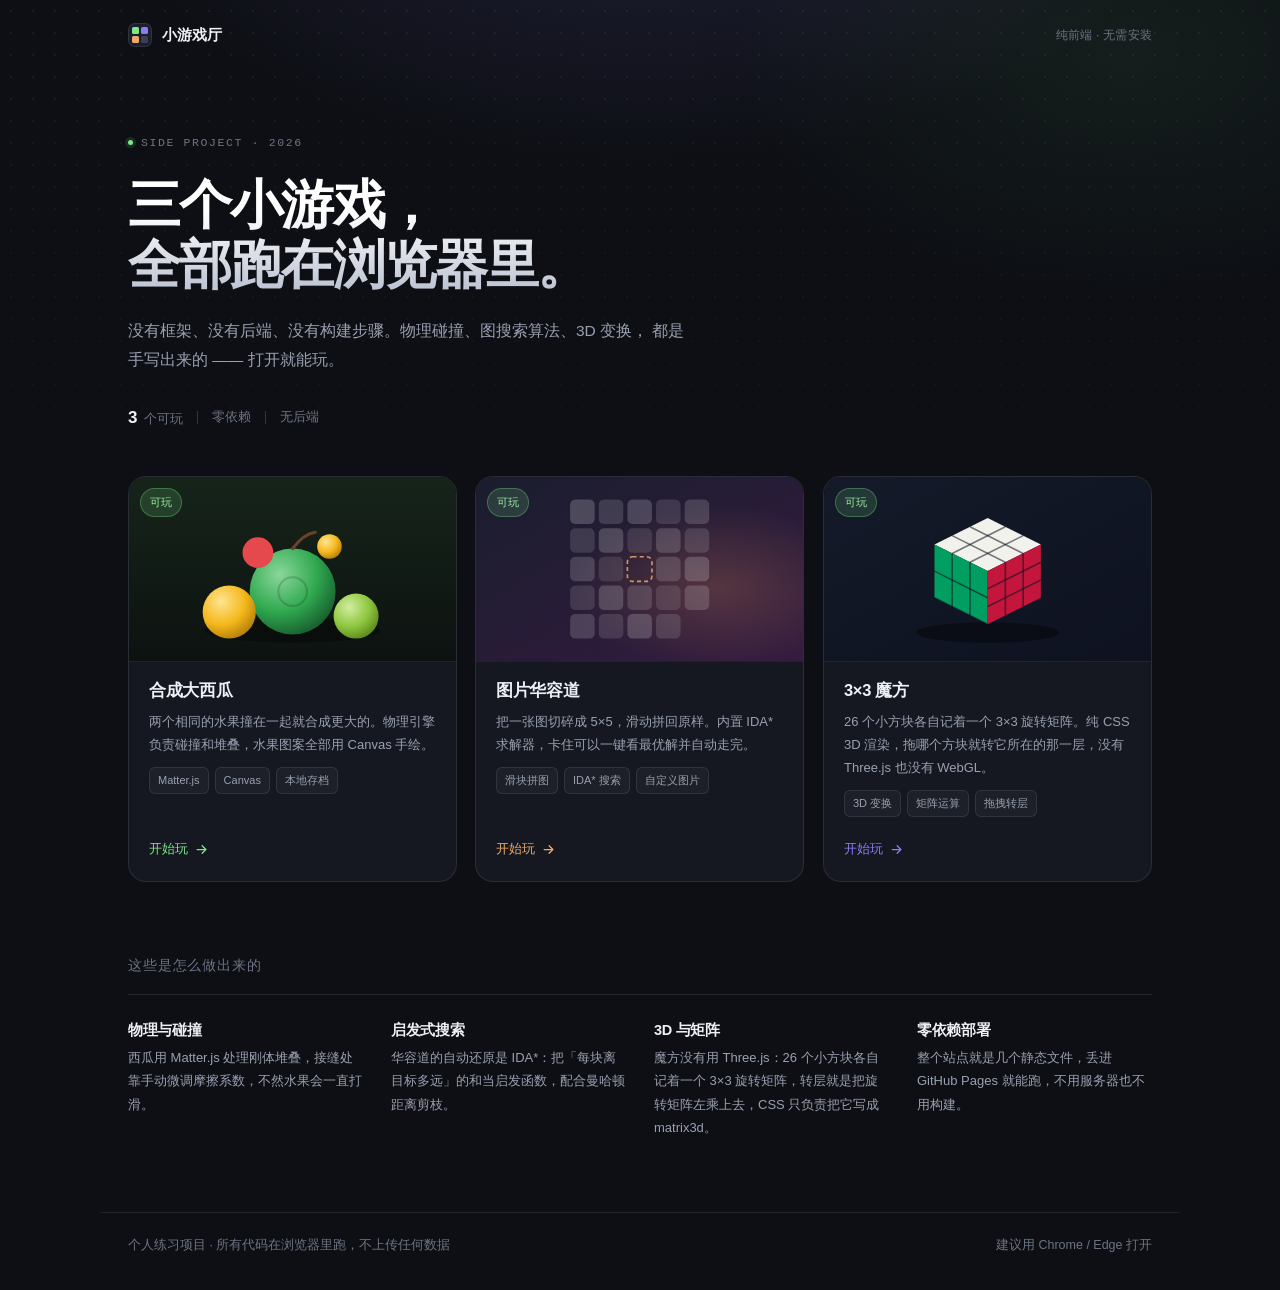
<file: index.html>
<!DOCTYPE html>
<html lang="zh-CN">
<head>
<meta charset="UTF-8">
<meta name="viewport" content="width=device-width, initial-scale=1">
<title>小游戏厅 · 原生 JS 写的三个小游戏</title>
<meta name="description" content="用原生 JavaScript 写的网页小游戏合集：合成大西瓜、图片华容道、3D 魔方。没有框架，打开就能玩。">
<meta name="theme-color" content="#0d0f14">
<link rel="icon" href="data:image/svg+xml,%3Csvg xmlns='http://www.w3.org/2000/svg' viewBox='0 0 32 32'%3E%3Crect width='32' height='32' rx='9' fill='%23151821'/%3E%3Crect x='7' y='7' width='8' height='8' rx='2' fill='%237ee787'/%3E%3Crect x='17' y='7' width='8' height='8' rx='2' fill='%238b7cf6'/%3E%3Crect x='7' y='17' width='8' height='8' rx='2' fill='%23f0a868'/%3E%3Crect x='17' y='17' width='8' height='8' rx='2' fill='%23343a4a'/%3E%3C/svg%3E">
<link rel="stylesheet" href="assets/css/portal.css">
</head>
<body>

<header class="topbar">
  <a class="brand" href="./index.html">
    <span class="brand-icon" aria-hidden="true">
      <i></i><i></i><i></i><i></i>
    </span>
    <span class="brand-name">小游戏厅</span>
  </a>
  <p class="topbar-note">纯前端 · 无需安装</p>
</header>

<main>

  <section class="hero">
    <p class="kicker"><span class="dot"></span>side project · 2026</p>
    <h1>三个小游戏，<br>全部跑在浏览器里。</h1>
    <p class="lede">
      没有框架、没有后端、没有构建步骤。物理碰撞、图搜索算法、3D 变换，
      都是手写出来的 —— 打开就能玩。
    </p>
    <div class="hero-stats">
      <span><b>3</b> 个可玩</span>
      <span class="sep"></span>
      <span>零依赖</span>
      <span class="sep"></span>
      <span>无后端</span>
    </div>
  </section>

  <section class="grid" aria-label="游戏列表">

    <a class="game-card" href="games/daxigua.html" style="--c:#7ee787;">
      <div class="thumb">
        <svg viewBox="0 0 320 180" role="img" aria-label="合成大西瓜缩略图">
          <defs>
            <linearGradient id="dx-bg" x1="0" y1="0" x2="0" y2="1">
              <stop offset="0" stop-color="#16241a"/>
              <stop offset="1" stop-color="#0d1210"/>
            </linearGradient>
            <radialGradient id="dx-g1" cx="0.35" cy="0.3" r="0.8">
              <stop offset="0" stop-color="#8ad79a"/>
              <stop offset="0.55" stop-color="#2fa84f"/>
              <stop offset="1" stop-color="#145229"/>
            </radialGradient>
            <radialGradient id="dx-g2" cx="0.35" cy="0.3" r="0.8">
              <stop offset="0" stop-color="#d3eda1"/>
              <stop offset="0.55" stop-color="#8ec63f"/>
              <stop offset="1" stop-color="#547f16"/>
            </radialGradient>
            <radialGradient id="dx-g3" cx="0.35" cy="0.3" r="0.8">
              <stop offset="0" stop-color="#ffe491"/>
              <stop offset="0.55" stop-color="#f4b81c"/>
              <stop offset="1" stop-color="#a97604"/>
            </radialGradient>
          </defs>
          <rect width="320" height="180" fill="url(#dx-bg)"/>
          <ellipse cx="160" cy="150" rx="86" ry="12" fill="#000" opacity="0.35"/>
          <circle cx="160" cy="112" r="42" fill="url(#dx-g1)"/>
          <circle cx="98" cy="132" r="26" fill="url(#dx-g3)"/>
          <circle cx="222" cy="136" r="22" fill="url(#dx-g2)"/>
          <circle cx="126" cy="74" r="15" fill="#e5484d"/>
          <circle cx="196" cy="68" r="12" fill="url(#dx-g3)"/>
          <circle cx="160" cy="112" r="14" fill="none" stroke="#0d1210" stroke-opacity="0.18" stroke-width="2"/>
          <path d="M160 70 q10 -14 22 -16" fill="none" stroke="#6b4226" stroke-width="3" stroke-linecap="round"/>
        </svg>
        <span class="badge play">可玩</span>
      </div>
      <div class="card-body">
        <h2>合成大西瓜</h2>
        <p>两个相同的水果撞在一起就合成更大的。物理引擎负责碰撞和堆叠，水果图案全部用 Canvas 手绘。</p>
        <ul class="tags"><li>Matter.js</li><li>Canvas</li><li>本地存档</li></ul>
        <span class="cta">开始玩
          <svg viewBox="0 0 24 24" fill="none" stroke="currentColor" stroke-width="2" stroke-linecap="round" stroke-linejoin="round"><path d="M5 12h13"/><path d="m13 6 6 6-6 6"/></svg>
        </span>
      </div>
    </a>

    <a class="game-card" href="games/huarongdao.html" style="--c:#f0a868;">
      <div class="thumb">
        <svg viewBox="0 0 320 180" role="img" aria-label="图片华容道缩略图">
          <defs>
            <linearGradient id="hr-bg" x1="0" y1="0" x2="1" y2="1">
              <stop offset="0" stop-color="#1a1d2e"/>
              <stop offset="1" stop-color="#341b3f"/>
            </linearGradient>
            <radialGradient id="hr-glow" cx="0.74" cy="0.6" r="0.45">
              <stop offset="0" stop-color="#ff9a5b" stop-opacity="0.20"/>
              <stop offset="1" stop-color="#ff9a5b" stop-opacity="0"/>
            </radialGradient>
          </defs>
          <rect width="320" height="180" fill="url(#hr-bg)"/>
          <rect width="320" height="180" fill="url(#hr-glow)"/>
          <g fill="#ffffff">
            <rect x="92" y="22" width="24" height="24" rx="5" opacity="0.20"/>
            <rect x="120" y="22" width="24" height="24" rx="5" opacity="0.14"/>
            <rect x="148" y="22" width="24" height="24" rx="5" opacity="0.18"/>
            <rect x="176" y="22" width="24" height="24" rx="5" opacity="0.12"/>
            <rect x="204" y="22" width="24" height="24" rx="5" opacity="0.16"/>
            <rect x="92" y="50" width="24" height="24" rx="5" opacity="0.13"/>
            <rect x="120" y="50" width="24" height="24" rx="5" opacity="0.19"/>
            <rect x="148" y="50" width="24" height="24" rx="5" opacity="0.11"/>
            <rect x="176" y="50" width="24" height="24" rx="5" opacity="0.17"/>
            <rect x="204" y="50" width="24" height="24" rx="5" opacity="0.13"/>
            <rect x="92" y="78" width="24" height="24" rx="5" opacity="0.17"/>
            <rect x="120" y="78" width="24" height="24" rx="5" opacity="0.11"/>
            <rect x="176" y="78" width="24" height="24" rx="5" opacity="0.15"/>
            <rect x="204" y="78" width="24" height="24" rx="5" opacity="0.19"/>
            <rect x="92" y="106" width="24" height="24" rx="5" opacity="0.12"/>
            <rect x="120" y="106" width="24" height="24" rx="5" opacity="0.18"/>
            <rect x="148" y="106" width="24" height="24" rx="5" opacity="0.14"/>
            <rect x="176" y="106" width="24" height="24" rx="5" opacity="0.11"/>
            <rect x="204" y="106" width="24" height="24" rx="5" opacity="0.16"/>
            <rect x="92" y="134" width="24" height="24" rx="5" opacity="0.16"/>
            <rect x="120" y="134" width="24" height="24" rx="5" opacity="0.12"/>
            <rect x="148" y="134" width="24" height="24" rx="5" opacity="0.19"/>
            <rect x="176" y="134" width="24" height="24" rx="5" opacity="0.13"/>
          </g>
          <rect x="148" y="78" width="24" height="24" rx="5" fill="none" stroke="#f0a868" stroke-width="1.6" stroke-dasharray="4 3" opacity="0.85"/>
        </svg>
        <span class="badge play">可玩</span>
      </div>
      <div class="card-body">
        <h2>图片华容道</h2>
        <p>把一张图切碎成 5×5，滑动拼回原样。内置 IDA* 求解器，卡住可以一键看最优解并自动走完。</p>
        <ul class="tags"><li>滑块拼图</li><li>IDA* 搜索</li><li>自定义图片</li></ul>
        <span class="cta">开始玩
          <svg viewBox="0 0 24 24" fill="none" stroke="currentColor" stroke-width="2" stroke-linecap="round" stroke-linejoin="round"><path d="M5 12h13"/><path d="m13 6 6 6-6 6"/></svg>
        </span>
      </div>
    </a>

    <a class="game-card" href="games/cube.html" style="--c:#8b7cf6;">
      <div class="thumb">
        <svg viewBox="0 0 320 180" role="img" aria-label="3D 魔方缩略图">
          <defs>
            <linearGradient id="mf-bg" x1="0" y1="0" x2="1" y2="1">
              <stop offset="0" stop-color="#141a29"/>
              <stop offset="1" stop-color="#0e1220"/>
            </linearGradient>
          </defs>
          <rect width="320" height="180" fill="url(#mf-bg)"/>
          <ellipse cx="160" cy="152" rx="70" ry="10" fill="#000" opacity="0.4"/>
          <polygon points="160,40 212,66 160,92 108,66" fill="#f2f2ec"/>
          <polygon points="108,66 160,92 160,144 108,118" fill="#009e60"/>
          <polygon points="212,66 160,92 160,144 212,118" fill="#c4163c"/>
          <g stroke="#0e1220" stroke-opacity="0.55" stroke-width="1.6">
            <path d="M142.7 48.7 L194.7 74.7"/>
            <path d="M125.3 57.3 L177.3 83.3"/>
            <path d="M177.3 48.7 L125.3 74.7"/>
            <path d="M194.7 57.3 L142.7 83.3"/>
            <path d="M108 92 L160 118"/>
            <path d="M108 118 L160 144"/>
            <path d="M125.3 74.7 L125.3 126.7"/>
            <path d="M142.7 83.3 L142.7 135.3"/>
            <path d="M212 83.3 L160 109.3"/>
            <path d="M212 100.7 L160 126.7"/>
            <path d="M194.7 74.7 L194.7 126.7"/>
            <path d="M177.3 83.3 L177.3 135.3"/>
          </g>
        </svg>
        <span class="badge play">可玩</span>
      </div>
      <div class="card-body">
        <h2>3×3 魔方</h2>
        <p>26 个小方块各自记着一个 3×3 旋转矩阵。纯 CSS 3D 渲染，拖哪个方块就转它所在的那一层，没有 Three.js 也没有 WebGL。</p>
        <ul class="tags"><li>3D 变换</li><li>矩阵运算</li><li>拖拽转层</li></ul>
        <span class="cta">开始玩
          <svg viewBox="0 0 24 24" fill="none" stroke="currentColor" stroke-width="2" stroke-linecap="round" stroke-linejoin="round"><path d="M5 12h13"/><path d="m13 6 6 6-6 6"/></svg>
        </span>
      </div>
    </a>

  </section>

  <section class="notes">
    <h2>这些是怎么做出来的</h2>
    <div class="note-grid">
      <article>
        <h3>物理与碰撞</h3>
        <p>西瓜用 Matter.js 处理刚体堆叠，接缝处靠手动微调摩擦系数，不然水果会一直打滑。</p>
      </article>
      <article>
        <h3>启发式搜索</h3>
        <p>华容道的自动还原是 IDA*：把「每块离目标多远」的和当启发函数，配合曼哈顿距离剪枝。</p>
      </article>
      <article>
        <h3>3D 与矩阵</h3>
        <p>魔方没有用 Three.js：26 个小方块各自记着一个 3×3 旋转矩阵，转层就是把旋转矩阵左乘上去，CSS 只负责把它写成 matrix3d。</p>
      </article>
      <article>
        <h3>零依赖部署</h3>
        <p>整个站点就是几个静态文件，丢进 GitHub Pages 就能跑，不用服务器也不用构建。</p>
      </article>
    </div>
  </section>

</main>

<footer class="foot">
  <p>个人练习项目 · 所有代码在浏览器里跑，不上传任何数据</p>
  <p class="foot-dim">建议用 Chrome / Edge 打开</p>
</footer>

</body>
</html>
</file>
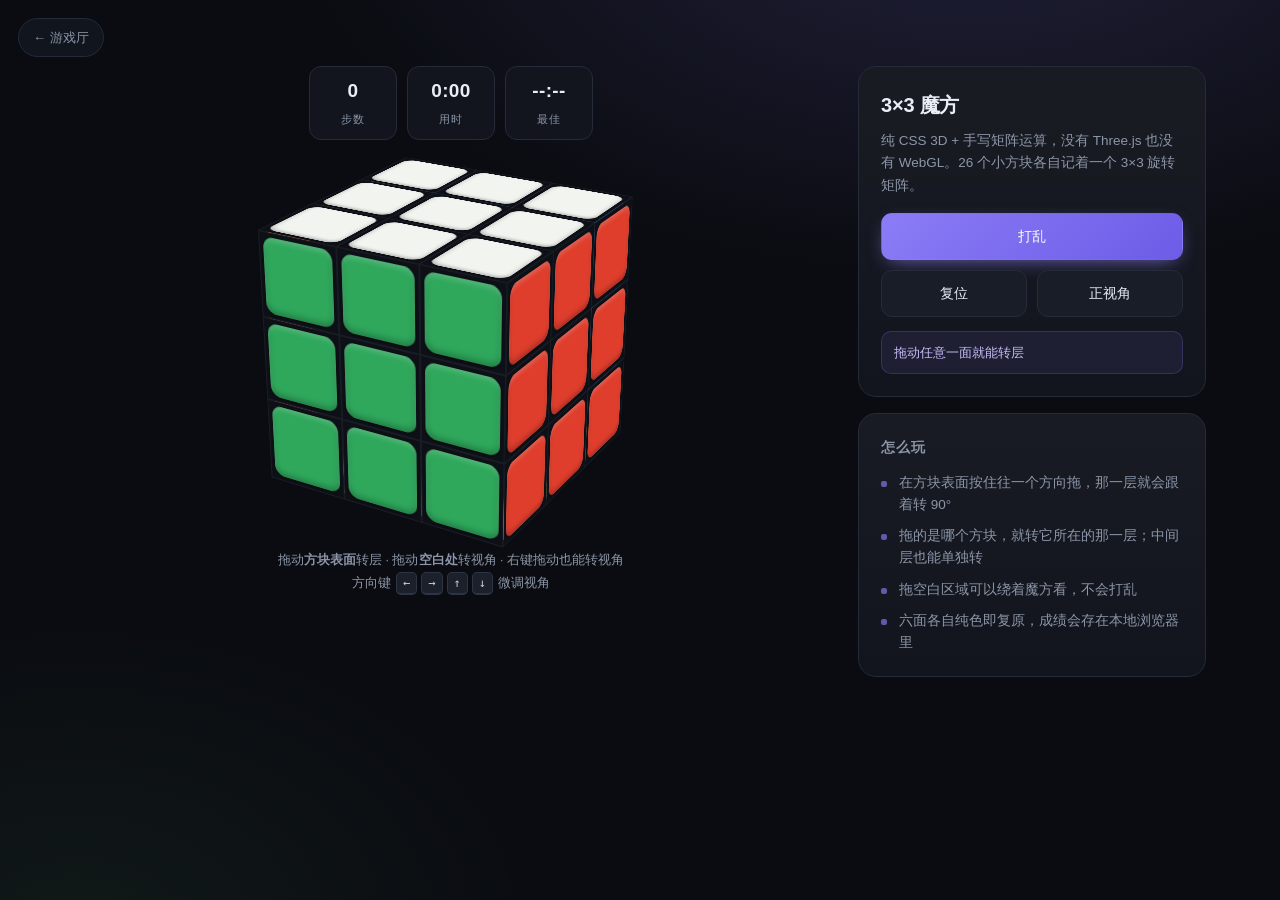
<file: games/cube.html>
<!DOCTYPE html>
<html lang="zh-CN">
<head>
<meta charset="utf-8">
<meta name="viewport" content="width=device-width, initial-scale=1, viewport-fit=cover">
<title>3×3 魔方 · 小游戏厅</title>
<style>
:root{
  --bg:#0a0c11;
  --card:#12151d;
  --line:#252b38;
  --text:#e9edf5;
  --dim:#8c96a8;
  --accent:#8b7cf6;
  --s:76px;
}
*{box-sizing:border-box}
html,body{margin:0;padding:0}
body{
  min-height:100vh;
  background:
    radial-gradient(1100px 620px at 76% -12%, rgba(139,124,246,.18), transparent 62%),
    radial-gradient(760px 520px at 6% 104%, rgba(126,231,135,.06), transparent 60%),
    var(--bg);
  color:var(--text);
  font:15px/1.65 "PingFang SC","Microsoft YaHei",-apple-system,BlinkMacSystemFont,"Segoe UI",sans-serif;
  -webkit-font-smoothing:antialiased;
}

.back{
  position:fixed;left:18px;top:18px;z-index:20;
  display:inline-flex;align-items:center;gap:6px;
  padding:8px 14px;border-radius:999px;
  background:rgba(20,24,34,.82);border:1px solid var(--line);
  color:var(--dim);font-size:13px;text-decoration:none;
  backdrop-filter:blur(10px);-webkit-backdrop-filter:blur(10px);
  transition:.2s;
}
.back:hover{color:var(--text);border-color:#3b4458}

.wrap{
  display:grid;grid-template-columns:minmax(0,1fr) 348px;gap:30px;
  max-width:1180px;margin:0 auto;padding:66px 24px 48px;align-items:start;
}

/* ---------- 3D 舞台 ---------- */
.stage-col{display:flex;flex-direction:column;align-items:center;gap:18px}
.hud{display:flex;gap:10px;flex-wrap:wrap;justify-content:center}
.chip{
  min-width:88px;padding:8px 16px;border-radius:12px;
  background:var(--card);border:1px solid var(--line);text-align:center;
}
.chip b{display:block;font-size:19px;font-variant-numeric:tabular-nums;letter-spacing:.4px}
.chip span{font-size:11px;color:var(--dim);letter-spacing:.08em}

.stage{
  display:grid;place-items:center;
  width:100%;min-height:calc(var(--s) * 3 + 96px);
  padding:32px 16px;
  perspective:1500px;perspective-origin:50% 50%;
  touch-action:none;user-select:none;-webkit-user-select:none;
  cursor:grab;
}
.stage:active{cursor:grabbing}
.stage.is-dragging{cursor:grabbing}

.scene{
  position:relative;
  width:calc(var(--s) * 3);height:calc(var(--s) * 3);
  transform-style:preserve-3d;
  will-change:transform;
}

/* 内部挡板：方块之间留了 1px 缝隙，四个方块交汇处会有针孔能看到背面，
   这块放在 z=0 的深色板把视线挡掉，顺便让缝隙看起来都是黑的 */
.core{
  position:absolute;left:50%;top:50%;
  width:calc(var(--s) * 2.9);height:calc(var(--s) * 2.9);
  margin-left:calc(var(--s) * -1.45);margin-top:calc(var(--s) * -1.45);
  background:#080a0f;
  pointer-events:none;
}

.cubie{
  position:absolute;left:50%;top:50%;
  width:var(--s);height:var(--s);
  margin-left:calc(var(--s) / -2);margin-top:calc(var(--s) / -2);
  transform-style:preserve-3d;
}
.face{
  position:absolute;inset:0;
  background:#0d1016;
  /* 这里不能有圆角：四个方块交汇处会因此留出菱形小孔，能看穿整个立方体 */
  box-shadow:inset 0 0 0 1px rgba(255,255,255,.05);
  backface-visibility:visible;
}
.sticker{
  position:absolute;inset:6%;
  border-radius:15%;
  box-shadow:
    inset 0 -3px 7px rgba(0,0,0,.28),
    inset 0 3px 5px rgba(255,255,255,.22),
    0 1px 2px rgba(0,0,0,.35);
  transition:box-shadow .3s, filter .3s;
}
.stage.solved .sticker{
  box-shadow:
    inset 0 -3px 7px rgba(0,0,0,.22),
    inset 0 3px 5px rgba(255,255,255,.3),
    0 0 14px rgba(139,124,246,.55);
}

.hint{font-size:12.5px;color:var(--dim);text-align:center;line-height:1.9}
.hint kbd{
  display:inline-block;padding:1px 6px;margin:0 2px;border-radius:5px;
  background:#1b202b;border:1px solid #2d3444;border-bottom-width:2px;
  font:12px/1.5 ui-monospace,SFMono-Regular,Menlo,monospace;color:#c2cad8;
}

/* ---------- 右侧面板 ---------- */
.panel{display:flex;flex-direction:column;gap:16px}
.card{
  background:linear-gradient(180deg, rgba(255,255,255,.028), rgba(255,255,255,0)) , var(--card);
  border:1px solid var(--line);border-radius:18px;padding:22px;
}
.card h1{margin:0 0 8px;font-size:20px;letter-spacing:-.01em}
.card h2{margin:0 0 12px;font-size:14px;color:var(--dim);font-weight:600;letter-spacing:.06em}
.card p{margin:0 0 16px;color:var(--dim);font-size:13.5px}
.card p:last-child{margin-bottom:0}

.btns{display:grid;grid-template-columns:1fr 1fr;gap:10px}
.btns .full{grid-column:1 / -1}
button{
  appearance:none;border:1px solid var(--line);background:#181d28;color:var(--text);
  font:inherit;font-size:14px;padding:11px 14px;border-radius:11px;cursor:pointer;
  transition:.18s;
}
button:hover{background:#1e2431;border-color:#39425a}
button:active{transform:translateY(1px)}
button.primary{
  background:linear-gradient(135deg,#8b7cf6,#6c5ce7);border-color:transparent;color:#fff;
  box-shadow:0 6px 20px -8px rgba(139,124,246,.9);
}
button.primary:hover{filter:brightness(1.08)}
button:disabled{opacity:.45;cursor:not-allowed;transform:none}

.msg{
  margin-top:14px;padding:10px 12px;border-radius:10px;
  background:rgba(139,124,246,.09);border:1px solid rgba(139,124,246,.22);
  color:#c6bdfa;font-size:13px;min-height:40px;display:flex;align-items:center;
}
.msg.win{
  background:rgba(126,231,135,.1);border-color:rgba(126,231,135,.3);color:#9ef0ab;
}

.ops{margin:0;padding:0;list-style:none;font-size:13.5px;color:var(--dim)}
.ops li{padding-left:18px;position:relative;margin-bottom:9px}
.ops li:last-child{margin-bottom:0}
.ops li::before{
  content:"";position:absolute;left:0;top:9px;
  width:6px;height:6px;border-radius:2px;background:var(--accent);opacity:.65;
}
.ops b{color:var(--text);font-weight:600}

@media (max-width:900px){
  .wrap{grid-template-columns:1fr;gap:22px;padding:58px 16px 36px}
  .stage{padding:20px 8px;min-height:calc(var(--s) * 3 + 60px)}
  .back{left:12px;top:12px;padding:7px 12px}
}
</style>
</head>
<body>

<a class="back" href="../index.html">← 游戏厅</a>

<main class="wrap">

  <section class="stage-col">
    <div class="hud">
      <div class="chip"><b id="moves">0</b><span>步数</span></div>
      <div class="chip"><b id="time">0:00</b><span>用时</span></div>
      <div class="chip"><b id="best">--:--</b><span>最佳</span></div>
    </div>

    <div class="stage" id="stage">
      <div class="scene" id="scene"></div>
    </div>

    <p class="hint">
      拖动<b>方块表面</b>转层 · 拖动<b>空白处</b>转视角 · 右键拖动也能转视角<br>
      方向键 <kbd>←</kbd><kbd>→</kbd><kbd>↑</kbd><kbd>↓</kbd> 微调视角
    </p>
  </section>

  <aside class="panel">
    <div class="card">
      <h1>3×3 魔方</h1>
      <p>纯 CSS 3D + 手写矩阵运算，没有 Three.js 也没有 WebGL。26 个小方块各自记着一个 3×3 旋转矩阵。</p>
      <div class="btns">
        <button id="scrambleBtn" class="primary full">打乱</button>
        <button id="resetBtn">复位</button>
        <button id="viewBtn">正视角</button>
      </div>
      <div class="msg" id="msg">拖动任意一面就能转层</div>
    </div>

    <div class="card">
      <h2>怎么玩</h2>
      <ul class="ops">
        <li>在方块表面按住往一个方向拖，那一层就会跟着转 90°</li>
        <li>拖的是哪个方块，就转它所在的那一层；中间层也能单独转</li>
        <li>拖空白区域可以绕着魔方看，不会打乱</li>
        <li>六面各自纯色即复原，成绩会存在本地浏览器里</li>
      </ul>
    </div>
  </aside>

</main>

<script>
(function () {
  "use strict";

  var RAD = Math.PI / 180;

  /* 六个面：v 是面的法线（局部坐标，CSS 里 y 轴朝下），base 是这块面片自身的朝向 */
  var FACES = [
    { v: [ 1, 0, 0], color: "#e03e2d", base: "rotateY(90deg)"  },  // 右 红
    { v: [-1, 0, 0], color: "#ef8a2b", base: "rotateY(-90deg)" },  // 左 橙
    { v: [ 0, 1, 0], color: "#f4cd3c", base: "rotateX(-90deg)" },  // 下 黄
    { v: [ 0,-1, 0], color: "#f2f4f0", base: "rotateX(90deg)"  },  // 上 白
    { v: [ 0, 0, 1], color: "#2fa85c", base: ""                },  // 前 绿
    { v: [ 0, 0,-1], color: "#2d6fd8", base: "rotateY(180deg)" }   // 后 蓝
  ];
  var AXIS = ["X", "Y", "Z"];

  /* ---------- 矩阵小工具（3×3，整数，行优先） ---------- */

  function matApply(M, v) {
    return [
      M[0][0]*v[0] + M[0][1]*v[1] + M[0][2]*v[2],
      M[1][0]*v[0] + M[1][1]*v[1] + M[1][2]*v[2],
      M[2][0]*v[0] + M[2][1]*v[1] + M[2][2]*v[2]
    ];
  }
  function matMul(A, B) {
    var C = [[0,0,0],[0,0,0],[0,0,0]];
    for (var i = 0; i < 3; i++)
      for (var j = 0; j < 3; j++)
        C[i][j] = A[i][0]*B[0][j] + A[i][1]*B[1][j] + A[i][2]*B[2][j];
    return C;
  }
  /* 绕某根轴转 ±90°：sign 就是这根轴的方向符号 */
  function rotMat(axis, sign) {
    var s = sign, c = 0;
    if (axis === 0) return [[1,0,0],[0,c,-s],[0,s,c]];
    if (axis === 1) return [[c,0,s],[0,1,0],[-s,0,c]];
    return [[c,-s,0],[s,c,0],[0,0,1]];
  }
  function mat3d(M) {
    return "matrix3d(" + [
      M[0][0], M[1][0], M[2][0], 0,
      M[0][1], M[1][1], M[2][1], 0,
      M[0][2], M[1][2], M[2][2], 0,
      0, 0, 0, 1
    ].join(",") + ")";
  }
  function cross(a, b) {
    return [a[1]*b[2] - a[2]*b[1], a[2]*b[0] - a[0]*b[2], a[0]*b[1] - a[1]*b[0]];
  }
  /* 找出单位轴向量里唯一非零的那一维 */
  function axisOf(v) {
    var idx = -1;
    for (var i = 0; i < 3; i++) {
      if (Math.abs(v[i]) > 0.5) { if (idx >= 0) return -1; idx = i; }
    }
    return idx;
  }

  /* ---------- DOM ---------- */

  var stageEl = document.getElementById("stage");
  var sceneEl = document.getElementById("scene");
  var movesEl = document.getElementById("moves");
  var timeEl  = document.getElementById("time");
  var bestEl  = document.getElementById("best");
  var msgEl   = document.getElementById("msg");
  var scrambleBtn = document.getElementById("scrambleBtn");
  var resetBtn = document.getElementById("resetBtn");
  var viewBtn  = document.getElementById("viewBtn");

  var REDUCE = window.matchMedia && window.matchMedia("(prefers-reduced-motion: reduce)").matches;
  var TURN_MS = REDUCE ? 1 : 170;

  var S = 76;              // 单个小方块的边长（px），随窗口变
  var cubies = [];
  var viewX = -24, viewY = -30;

  /* ---------- 建方块 ---------- */

  function build() {
    sceneEl.innerHTML = "";
    cubies = [];

    var core = document.createElement("div");
    core.className = "core";
    sceneEl.appendChild(core);

    for (var x = -1; x <= 1; x++) {
      for (var y = -1; y <= 1; y++) {
        for (var z = -1; z <= 1; z++) {
          if (x === 0 && y === 0 && z === 0) continue;   // 正中心那格看不见，省掉

          var el = document.createElement("div");
          el.className = "cubie";

          var c = {
            pos: [x, y, z],
            home: [x, y, z],
            m: [[1,0,0],[0,1,0],[0,0,1]],
            el: el,
            faces: [],
            dirs: []          // 这块上贴了颜色的面（局部方向索引）
          };

          for (var i = 0; i < 6; i++) {
            var f = FACES[i];
            var face = document.createElement("div");
            face.className = "face";
            face.dataset.dir = i;     // 也写到 DOM 上，方便调试/测试
            face.__c = c;
            face.__dir = i;

            // 只给朝外的那些面贴颜色
            if (f.v[0]*x + f.v[1]*y + f.v[2]*z === 1) {
              var st = document.createElement("div");
              st.className = "sticker";
              st.style.background = f.color;
              face.appendChild(st);
              c.dirs.push(i);
            }
            el.appendChild(face);
            c.faces.push(face);
          }

          cubies.push(c);
          sceneEl.appendChild(el);
        }
      }
    }
    layoutSize();
    renderAll();
  }

  /* 尺寸变化时重新铺面片和位置（面的厚度偏移跟 S 有关） */
  function layoutSize() {
    document.documentElement.style.setProperty("--s", S + "px");
    var half = (S / 2) + "px";        // 紧贴：相邻方块的内侧面共面，同色所以看不出 z-fighting
    for (var i = 0; i < cubies.length; i++) {
      var fs = cubies[i].faces;
      for (var j = 0; j < fs.length; j++) {
        var base = FACES[fs[j].__dir].base;
        fs[j].style.transform = (base ? base + " " : "") + "translateZ(" + half + ")";
      }
    }
  }

  function cubieTransform(c, pre) {
    var p = c.pos;
    return (pre ? pre + " " : "") +
      "translate3d(" + (p[0]*S) + "px," + (p[1]*S) + "px," + (p[2]*S) + "px) " +
      mat3d(c.m);
  }

  function renderAll() {
    for (var i = 0; i < cubies.length; i++) {
      cubies[i].el.style.transform = cubieTransform(cubies[i], "");
    }
  }

  function applyView() {
    sceneEl.style.transform = "rotateX(" + viewX + "deg) rotateY(" + viewY + "deg)";
  }

  /* ---------- 转层动画 ---------- */

  var anim = null;          // { axis, sign, group, R, t0, dur, cb, watch, user }
  var queue = [];           // 打乱时的排队

  function ease(t) { return t * t * (3 - 2 * t); }

  function startTurn(axis, layer, sign, dur, cb, user) {
    if (anim) return false;
    var R = rotMat(axis, sign);
    var group = [];
    for (var i = 0; i < cubies.length; i++) {
      if (cubies[i].pos[axis] === layer) group.push(cubies[i]);
    }
    anim = {
      axis: axis, sign: sign, group: group, R: R,
      t0: (window.performance && performance.now) ? performance.now() : Date.now(),
      dur: dur, cb: cb, user: !!user, done: false
    };
    // 兜底：万一 rAF 被节流（后台标签页 / 某些无头环境），到点直接落地
    anim.watch = setTimeout(function () { finishTurn(); }, dur + 120);
    requestAnimationFrame(step);
    return true;
  }

  function step(now) {
    if (!anim || anim.done) return;
    var t = Math.min(1, (now - anim.t0) / anim.dur);
    if (t >= 1) { finishTurn(); return; }
    var pre = "rotate" + AXIS[anim.axis] + "(" + (anim.sign * 90 * ease(t)) + "deg)";
    for (var i = 0; i < anim.group.length; i++) {
      anim.group[i].el.style.transform = cubieTransform(anim.group[i], pre);
    }
    requestAnimationFrame(step);
  }

  function finishTurn() {
    if (!anim || anim.done) return;
    var a = anim;
    a.done = true;
    clearTimeout(a.watch);

    for (var i = 0; i < a.group.length; i++) {
      var c = a.group[i];
      c.pos = matApply(a.R, c.pos);      // 位置转过去
      c.m = matMul(a.R, c.m);            // 朝向也跟着转
      c.el.style.transform = cubieTransform(c, "");
    }
    anim = null;

    if (a.user) {
      moves++;
      movesEl.textContent = moves;
      if (!timer) startTimer();
      if (isSolved()) onSolved();
    }
    if (a.cb) a.cb();
  }

  /* ---------- 是否复原 ---------- */

  function isSolved() {
    var seen = {};
    for (var i = 0; i < cubies.length; i++) {
      var c = cubies[i];
      for (var k = 0; k < c.dirs.length; k++) {
        var idx = c.dirs[k];
        var w = matApply(c.m, FACES[idx].v);      // 这张贴纸现在朝哪个方向
        var key = w.join(",");
        if (seen[key] === undefined) seen[key] = FACES[idx].color;
        else if (seen[key] !== FACES[idx].color) return false;
      }
    }
    return true;
  }

  /* ---------- 计时 / 成绩 ---------- */

  var timer = null, t0 = 0, moves = 0;
  var armed = false;        // 当前这一局是不是从「打乱」开始的

  function fmt(s) { return Math.floor(s / 60) + ":" + ("0" + (s % 60)).slice(-2); }
  function startTimer() {
    if (timer) return;
    t0 = Date.now();
    timer = setInterval(function () {
      timeEl.textContent = fmt(Math.floor((Date.now() - t0) / 1000));
    }, 250);
  }
  function stopTimer() { if (timer) { clearInterval(timer); timer = null; } }
  function resetStats() {
    stopTimer();
    moves = 0; t0 = 0;
    armed = false;
    movesEl.textContent = "0";
    timeEl.textContent = "0:00";
    stageEl.classList.remove("solved");
  }

  function loadBest() {
    try {
      var v = localStorage.getItem("cube-best");
      if (v) bestEl.textContent = fmt(parseInt(v, 10));
    } catch (e) {}
  }
  function saveBest(sec) {
    try {
      var old = parseInt(localStorage.getItem("cube-best") || "0", 10);
      if (!old || sec < old) {
        localStorage.setItem("cube-best", String(sec));
        bestEl.textContent = fmt(sec);
        return true;
      }
    } catch (e) {}
    return false;
  }

  function setMsg(text, win) {
    msgEl.textContent = text;
    msgEl.classList.toggle("win", !!win);
  }

  function onSolved() {
    stopTimer();
    var sec = Math.floor((Date.now() - t0) / 1000);
    stageEl.classList.add("solved");
    // 只有从「打乱」开始的一局才记成绩，否则随便转几下也能刷出 0:00
    if (!armed) {
      setMsg("已经复原了 · 点「打乱」开始一局", true);
      return;
    }
    armed = false;
    var rec = saveBest(sec);
    setMsg((rec ? "🎉 新纪录！" : "🎉 复原完成 · ") + "用时 " + fmt(sec) + " · " + moves + " 步", true);
  }

  /* ---------- 拖拽 ---------- */

  var drag = null;

  /* 把一个立体方向投到屏幕上：返回 [x 右, y 下]，只关心方向不关心长度 */
  function viewProj(v) {
    var cx = Math.cos(viewX * RAD), sx = Math.sin(viewX * RAD);
    var cy = Math.cos(viewY * RAD), sy = Math.sin(viewY * RAD);
    var x1 = cy * v[0] + sy * v[2];
    var y1 = v[1];
    var z1 = -sy * v[0] + cy * v[2];
    return [x1, cx * y1 - sx * z1];
  }

  stageEl.addEventListener("contextmenu", function (e) { e.preventDefault(); });

  stageEl.addEventListener("pointerdown", function (e) {
    if (anim || queue.length) return;

    var faceEl = e.target && e.target.closest ? e.target.closest(".face") : null;
    var wantOrbit = e.button === 2 || e.shiftKey || !faceEl;

    if (wantOrbit) {
      drag = { mode: "orbit", x0: e.clientX, y0: e.clientY, rx: viewX, ry: viewY };
    } else {
      drag = {
        mode: "turn", x0: e.clientX, y0: e.clientY,
        c: faceEl.__c, dir: FACES[faceEl.__dir].v, decided: false
      };
    }
    stageEl.classList.add("is-dragging");
    window.addEventListener("pointermove", onMove);
    window.addEventListener("pointerup", onUp);
    window.addEventListener("pointercancel", onUp);
    e.preventDefault();
  });

  function onMove(e) {
    if (!drag) return;
    var dx = e.clientX - drag.x0;
    var dy = e.clientY - drag.y0;

    if (drag.mode === "orbit") {
      viewY = drag.ry + dx * 0.42;
      viewX = Math.max(-88, Math.min(88, drag.rx - dy * 0.42));
      applyView();
      return;
    }

    if (drag.decided) return;
    if (Math.abs(dx) < 9 && Math.abs(dy) < 9) return;   // 太小先不算，避免手抖

    drag.decided = true;
    decideTurn(drag, dx, dy);
  }

  function onUp() {
    drag = null;
    stageEl.classList.remove("is-dragging");
    window.removeEventListener("pointermove", onMove);
    window.removeEventListener("pointerup", onUp);
    window.removeEventListener("pointercancel", onUp);
  }

  /*
    核心：把屏幕上的拖动方向，翻译成「绕哪根轴转、转哪一层、往哪边转」
    接触点法线 n、拖动方向 u 都在方块局部坐标里；
    想让接触点朝 u 移动，需要绕 k = n × u 转，因为 k × n ≈ u。
  */
  function decideTurn(d, dx, dy) {
    var n = matApply(d.c.m, d.dir);          // 被拖的那面，现在朝哪个方向
    var ax = axisOf(n);
    if (ax < 0) return false;

    var others = [];
    for (var i = 0; i < 3; i++) if (i !== ax) others.push(i);

    // 在面内两个候选轴 × 正反里，找屏幕投影和拖动方向最贴的那个
    var best = null;
    for (var k = 0; k < 2; k++) {
      for (var sg = -1; sg <= 1; sg += 2) {
        var u = [0, 0, 0];
        u[others[k]] = sg;
        var sp = viewProj(u);
        var score = sp[0] * dx + sp[1] * dy;
        if (!best || score > best.score) best = { score: score, u: u };
      }
    }
    if (!best || best.score <= 0) return false;

    var axisVec = cross(n, best.u);
    var ki = axisOf(axisVec);
    if (ki < 0) return false;

    var sign = axisVec[ki] > 0 ? 1 : -1;
    startTurn(ki, d.c.pos[ki], sign, TURN_MS, null, true);
    setMsg("继续 · 拖同一层可以连续转");
    return true;
  }

  /* ---------- 打乱 / 复位 / 视角 ---------- */

  function scramble() {
    if (anim || queue.length) return;
    resetStats();
    setMsg("打乱中…");
    scrambleBtn.disabled = true;

    var lastAxis = -1;
    for (var i = 0; i < 22; i++) {
      var ax;
      do { ax = Math.floor(Math.random() * 3); } while (ax === lastAxis);
      lastAxis = ax;
      queue.push([ax, Math.random() < 0.5 ? -1 : 1, Math.random() < 0.5 ? -1 : 1]);
    }
    runQueue();
  }

  function runQueue() {
    if (!queue.length) {
      scrambleBtn.disabled = false;
      armed = true;
      setMsg("打乱完成 · 22 步，开始吧");
      return;
    }
    var t = queue.shift();
    startTurn(t[0], t[1], t[2], REDUCE ? 1 : 95, runQueue, false);
  }

  function resetCube() {
    if (anim) { clearTimeout(anim.watch); anim = null; }
    queue.length = 0;
    for (var i = 0; i < cubies.length; i++) {
      var c = cubies[i];
      c.pos = c.home.slice();
      c.m = [[1,0,0],[0,1,0],[0,0,1]];
    }
    renderAll();
    resetStats();
    armed = false;
    scrambleBtn.disabled = false;
    setMsg("已复位 · 六个面都归位了");
  }

  function resetView() {
    viewX = -24; viewY = -30;
    applyView();
  }

  scrambleBtn.addEventListener("click", scramble);
  resetBtn.addEventListener("click", resetCube);
  viewBtn.addEventListener("click", resetView);

  document.addEventListener("keydown", function (e) {
    var step = 6;
    if (e.key === "ArrowLeft")  { viewY -= step; applyView(); e.preventDefault(); }
    else if (e.key === "ArrowRight") { viewY += step; applyView(); e.preventDefault(); }
    else if (e.key === "ArrowUp")    { viewX = Math.max(-88, viewX - step); applyView(); e.preventDefault(); }
    else if (e.key === "ArrowDown")  { viewX = Math.min(88, viewX + step); applyView(); e.preventDefault(); }
  });

  /* ---------- 自适应尺寸 ---------- */

  function fit() {
    var w = stageEl.clientWidth - 40;
    var h = window.innerHeight - 240;
    // 立方体转起来之后的轮廓宽度约等于 4.1 倍边长（cos30 + sin30），所以除数要留出余量
    var s = Math.floor(Math.min(w, Math.max(h, 200)) / 4.2);
    s = Math.max(40, Math.min(88, s));
    if (s !== S) {
      S = s;
      layoutSize();
      renderAll();
    }
  }

  var rt = null;
  window.addEventListener("resize", function () {
    clearTimeout(rt);
    rt = setTimeout(fit, 120);
  });

  /* ---------- 启动 ---------- */

  build();
  applyView();
  fit();
  loadBest();

  // 给控制台调试留个入口（也方便自动化测试）
  window.cubeDebug = {
    turn: function (axis, layer, sign) { return startTurn(axis, layer, sign, TURN_MS, null, true); },
    solved: isSolved,
    reset: resetCube,
    cubies: cubies
  };
})();
</script>
</body>
</html>
</file>
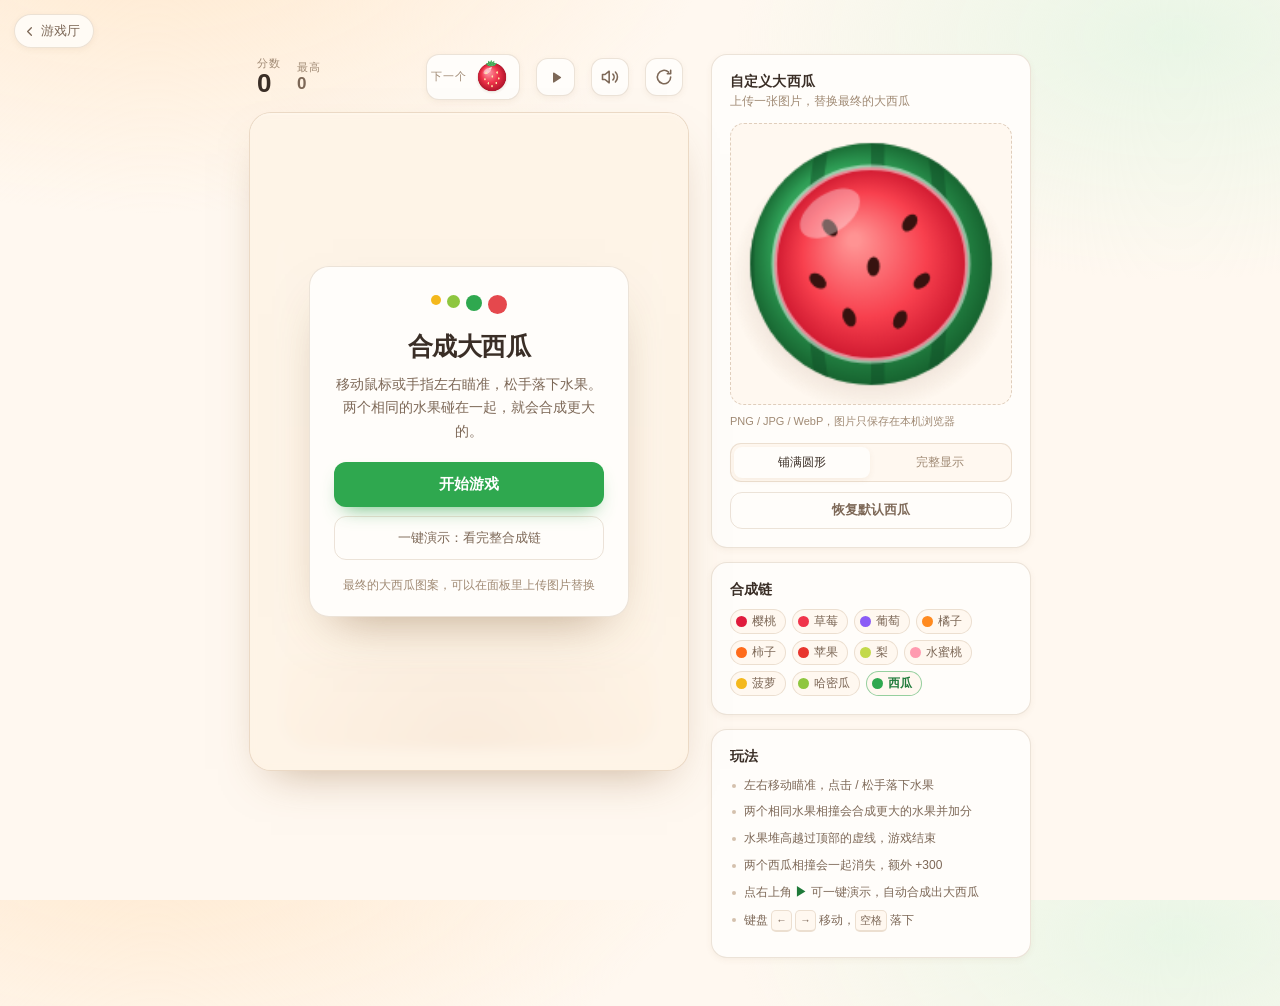
<file: games/daxigua.html>
<!DOCTYPE html>
<html lang="zh-CN">
<head>
<meta charset="UTF-8">
<meta name="viewport" content="width=device-width, initial-scale=1, maximum-scale=1, user-scalable=no">
<meta name="theme-color" content="#fff8f0">
<title>合成大西瓜 · 小游戏厅</title>
<link rel="icon" href="data:image/svg+xml,%3Csvg xmlns='http://www.w3.org/2000/svg' viewBox='0 0 32 32'%3E%3Ccircle cx='16' cy='16' r='13' fill='%232fa84f'/%3E%3Ccircle cx='12' cy='12' r='3' fill='%238ad79a'/%3E%3C/svg%3E">
<link rel="stylesheet" href="daxigua.css">
</head>
<body>

<a class="back-home" href="../index.html">
  <svg viewBox="0 0 24 24" fill="none" stroke="currentColor" stroke-width="2" stroke-linecap="round" stroke-linejoin="round"><path d="M15 18l-6-6 6-6"/></svg>
  游戏厅
</a>

<div class="app">
  <main class="stage">
    <div class="hud">
      <div class="hud-item">
        <span class="hud-label">分数</span>
        <span class="hud-value" id="score">0</span>
      </div>
      <div class="hud-item hud-best">
        <span class="hud-label">最高</span>
        <span class="hud-value sm" id="best">0</span>
      </div>
      <div class="hud-spacer"></div>
      <div class="hud-next">
        <span class="hud-label">下一个</span>
        <canvas id="next" width="72" height="72"></canvas>
      </div>
      <button class="demo-btn" id="demoBtn" title="一键演示：自动合成出大西瓜" aria-label="一键演示">
        <svg class="ic-play" viewBox="0 0 24 24" width="15" height="15" fill="currentColor" aria-hidden="true">
          <path d="M8 4.8v14.4c0 .8.9 1.3 1.6.9l11-7.2c.6-.4.6-1.3 0-1.7l-11-7.2c-.7-.4-1.6.1-1.6.8z"/>
        </svg>
        <svg class="ic-stop" viewBox="0 0 24 24" width="13" height="13" fill="currentColor" aria-hidden="true">
          <rect x="6" y="6" width="12" height="12" rx="2.5"/>
        </svg>
      </button>
      <button class="icon-btn" id="soundBtn" title="音效开关" aria-label="音效开关">
        <svg viewBox="0 0 24 24" width="20" height="20" fill="none" stroke="currentColor" stroke-width="1.9" stroke-linecap="round" stroke-linejoin="round">
          <path d="M11 5 6 9H3v6h3l5 4V5z"/>
          <path id="soundWave" d="M15.5 8.5a5 5 0 0 1 0 7M18.5 6a8.6 8.6 0 0 1 0 12"/>
          <path id="soundMute" class="hide" d="M16 9l5 6M21 9l-5 6"/>
        </svg>
      </button>
      <button class="icon-btn" id="restartBtn" title="重新开始" aria-label="重新开始">
        <svg viewBox="0 0 24 24" width="20" height="20" fill="none" stroke="currentColor" stroke-width="1.9" stroke-linecap="round" stroke-linejoin="round">
          <path d="M20 12a8 8 0 1 1-2.5-5.8"/><path d="M20 4v4h-4"/>
        </svg>
      </button>
    </div>

    <div class="canvas-wrap" id="canvasWrap">
      <canvas id="game"></canvas>

      <div class="overlay show" id="overlay">
        <div class="overlay-card" id="startCard">
          <div class="mini-mark">
            <span class="dot d1"></span><span class="dot d2"></span><span class="dot d3"></span><span class="dot d4"></span>
          </div>
          <h1>合成大西瓜</h1>
          <p class="sub">移动鼠标或手指左右瞄准，松手落下水果。<br>两个相同的水果碰在一起，就会合成更大的。</p>
          <button class="btn primary" id="startBtn">开始游戏</button>
          <button class="btn ghost demo-cta" id="demoStartBtn">一键演示：看完整合成链</button>
          <p class="tip">最终的大西瓜图案，可以在面板里上传图片替换</p>
        </div>

        <div class="overlay-card hidden" id="overCard">
          <h1 class="over-title">游戏结束</h1>
          <div class="over-score" id="finalScore">0</div>
          <p class="sub">本局最高分 <b id="overBest">0</b></p>
          <p class="sub small" id="maxFruitTip"></p>
          <button class="btn primary" id="againBtn">再来一局</button>
          <button class="btn ghost demo-cta" id="demoOverBtn">看一遍合成演示</button>
        </div>
      </div>
    </div>
  </main>

  <aside class="panel">
    <section class="card">
      <h2>自定义大西瓜</h2>
      <p class="card-sub">上传一张图片，替换最终的大西瓜</p>

      <div class="dz" id="dz">
        <canvas id="preview" width="176" height="176"></canvas>
        <div class="dz-mask"><span>点击更换</span></div>
      </div>
      <p class="dz-hint" id="dzHint">PNG / JPG / WebP，图片只保存在本机浏览器</p>

      <div class="seg" id="fitSeg">
        <button data-mode="cover" class="on">铺满圆形</button>
        <button data-mode="contain">完整显示</button>
      </div>

      <div class="row">
        <button class="btn ghost" id="resetImg">恢复默认西瓜</button>
      </div>

      <input type="file" id="fileInput" accept="image/*" hidden>
    </section>

    <section class="card">
      <h2>合成链</h2>
      <div class="chain" id="chain"></div>
    </section>

    <section class="card">
      <h2>玩法</h2>
      <ul class="rules">
        <li>左右移动瞄准，点击 / 松手落下水果</li>
        <li>两个相同水果相撞会合成更大的水果并加分</li>
        <li>水果堆高越过顶部的虚线，游戏结束</li>
        <li>两个西瓜相撞会一起消失，额外 +300</li>
        <li>点右上角 <b>▶</b> 可一键演示，自动合成出大西瓜</li>
        <li>键盘 <kbd>←</kbd> <kbd>→</kbd> 移动，<kbd>空格</kbd> 落下</li>
      </ul>
    </section>
  </aside>
</div>

<script src="../lib/matter.min.js"></script>
<script src="daxigua.js"></script>
</body>
</html>
</file>
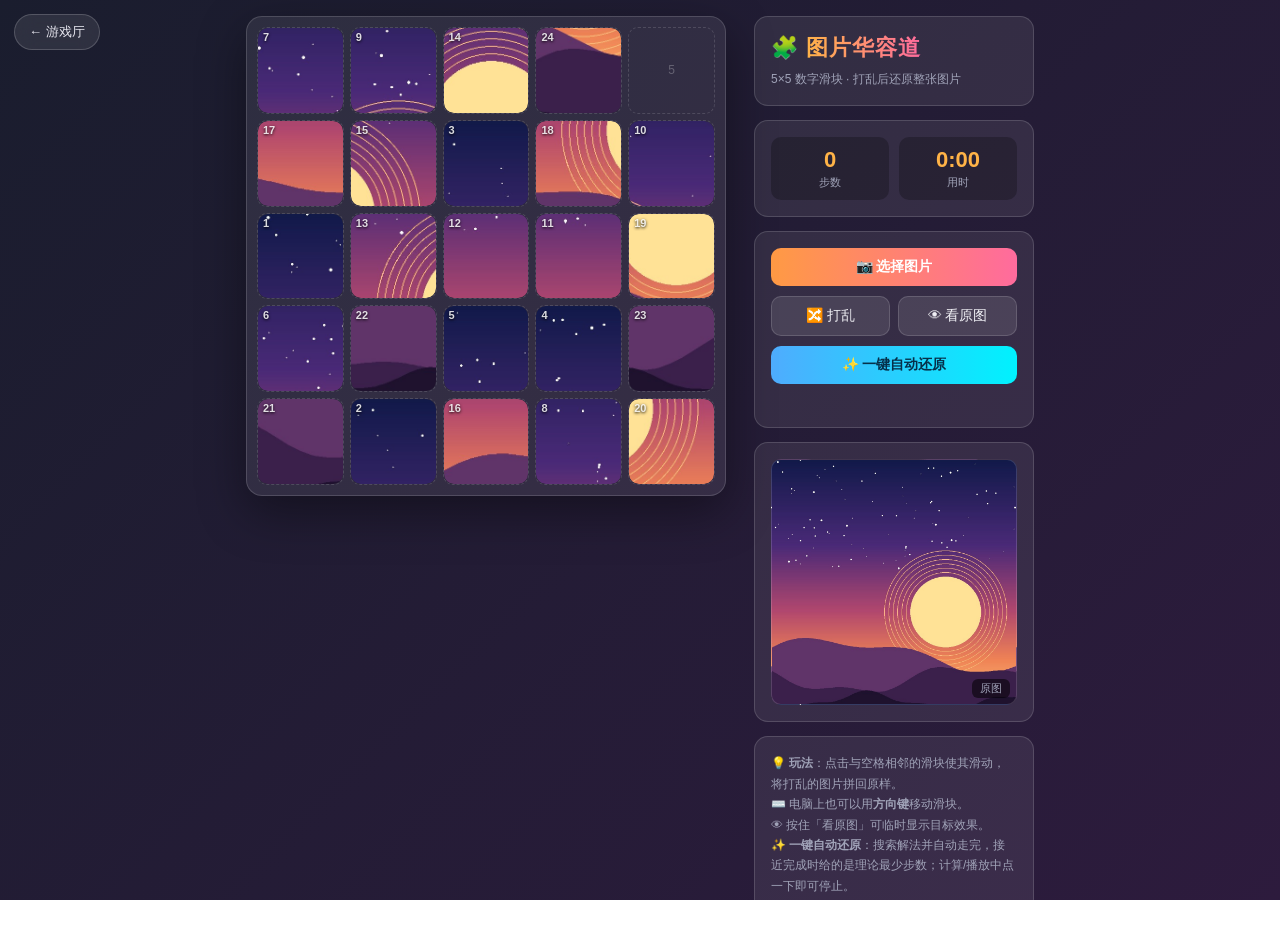
<file: games/huarongdao.html>
<!DOCTYPE html>
<html lang="zh-CN">
<head>
<meta charset="UTF-8">
<meta name="viewport" content="width=device-width, initial-scale=1.0, user-scalable=no">
<title>图片华容道 · 5×5 滑块拼图</title>
<style>
  * { margin: 0; padding: 0; box-sizing: border-box; -webkit-tap-highlight-color: transparent; }

  :root {
    --bg1: #1a1d2e;
    --bg2: #2d1b3d;
    --panel: rgba(255, 255, 255, 0.08);
    --panel-border: rgba(255, 255, 255, 0.15);
    --accent: #ffb347;
    --accent2: #ff6b9d;
    --text: #f0f0f5;
    --text-dim: #a0a3b8;
  }

  /* 只给 html 高度，body 靠 min-height 撑开；
     若 body 固定 height:100% + flex 居中，内容超过一屏时会被上下同时裁掉，
     且上方溢出部分永远滚动不到（手机上看不到棋盘最上面一行）。 */
  html { height: 100%; }

  body {
    font-family: "PingFang SC", "Microsoft YaHei", sans-serif;
    min-height: 100vh;
    background: linear-gradient(135deg, var(--bg1), var(--bg2));
    background-attachment: fixed;
    color: var(--text);
    display: flex;
    padding: 16px;
    overscroll-behavior: none;
  }

  .container {
    display: flex;
    gap: 28px;
    align-items: flex-start;
    flex-wrap: wrap;
    justify-content: center;
    max-width: 900px;
    /* 用 auto 外边距居中：空间够时居中，内容超高时自动归零、从头开始排，
       不会出现"顶部被裁掉又滚不回去"的情况 */
    margin: auto;
  }

  /* 左侧：棋盘 */
  .board-wrap { position: relative; }

  #board {
    width: min(480px, 88vw);
    aspect-ratio: 1;
    background: var(--panel);
    border: 1px solid var(--panel-border);
    border-radius: 16px;
    padding: 10px;
    display: grid;
    grid-template-columns: repeat(5, 1fr);
    grid-template-rows: repeat(5, 1fr);
    gap: 6px;
    box-shadow: 0 16px 48px rgba(0,0,0,0.4);
    user-select: none;
    -webkit-user-select: none;
  }

  /* 每个格子固定存在，滑块在里面移动 —— 移动时只挪 DOM 节点，不重建 */
  .cell {
    position: relative;
    border-radius: 10px;
    border: 1.5px dashed rgba(255,255,255,0.14);
    overflow: hidden;
  }
  .cell .hint {
    position: absolute;
    inset: 0;
    display: flex;
    align-items: center;
    justify-content: center;
    color: rgba(255,255,255,0.25);
    font-size: 12px;
    pointer-events: none;
  }

  .tile {
    position: absolute;
    inset: 0;
    border-radius: 10px;
    overflow: hidden;
    cursor: pointer;
    background-size: 500% 500%;
    box-shadow: 0 3px 8px rgba(0,0,0,0.35);
    transition: transform 0.12s ease;
    touch-action: manipulation;
  }
  .tile:active { transform: scale(0.95); }
  .tile .num {
    position: absolute;
    top: 3px; left: 5px;
    font-size: 11px;
    font-weight: 700;
    color: rgba(255,255,255,0.85);
    text-shadow: 0 1px 3px rgba(0,0,0,0.9);
    pointer-events: none;
  }
  /* 胜利时淡出数字 */
  .tile.won .num { opacity: 0; transition: opacity 0.5s ease; }

  /* 右侧面板 */
  .side {
    width: 280px;
    display: flex;
    flex-direction: column;
    gap: 14px;
  }

  .card {
    background: var(--panel);
    border: 1px solid var(--panel-border);
    border-radius: 14px;
    padding: 16px;
  }

  h1 { font-size: 22px; letter-spacing: 1px; }
  h1 span {
    background: linear-gradient(90deg, var(--accent), var(--accent2));
    -webkit-background-clip: text;
    background-clip: text;
    color: transparent;
  }

  .stats { display: flex; gap: 10px; }
  .stat {
    flex: 1;
    text-align: center;
    background: rgba(0,0,0,0.25);
    border-radius: 10px;
    padding: 10px 6px;
  }
  .stat .val { font-size: 22px; font-weight: 700; color: var(--accent); }
  .stat .lbl { font-size: 11px; color: var(--text-dim); margin-top: 2px; }

  .btn {
    display: inline-flex;
    align-items: center;
    justify-content: center;
    gap: 6px;
    padding: 10px 14px;
    border-radius: 10px;
    border: 1px solid var(--panel-border);
    background: rgba(255,255,255,0.1);
    color: var(--text);
    font-size: 14px;
    cursor: pointer;
    transition: background 0.15s ease;
    font-family: inherit;
    width: 100%;
    touch-action: manipulation;
  }
  .btn:hover { background: rgba(255,255,255,0.18); }
  .btn.primary {
    background: linear-gradient(90deg, #ff9a44, #ff6b9d);
    border: none;
    color: #fff;
    font-weight: 700;
  }
  .btn.solve {
    background: linear-gradient(90deg, #4facfe, #00f2fe);
    border: none;
    color: #06304a;
    font-weight: 700;
  }
  .btn.solve.stop {
    background: linear-gradient(90deg, #ff7a7a, #ff4d6d);
    color: #fff;
  }
  .btn[disabled] { opacity: 0.55; pointer-events: none; }

  .btn-row { display: flex; gap: 8px; }

  .solve-info {
    font-size: 12px;
    color: var(--text-dim);
    text-align: center;
    min-height: 17px;
    line-height: 1.5;
  }
  .solve-info b { color: var(--accent); }

  .preview {
    width: 100%;
    aspect-ratio: 1;
    border-radius: 10px;
    background-size: cover;
    background-position: center;
    background-color: rgba(0,0,0,0.3);
    border: 1px solid var(--panel-border);
    display: flex;
    align-items: center;
    justify-content: center;
    color: var(--text-dim);
    font-size: 12px;
    position: relative;
  }
  .preview .tag {
    position: absolute;
    bottom: 6px; right: 6px;
    background: rgba(0,0,0,0.55);
    padding: 2px 8px;
    border-radius: 6px;
    font-size: 11px;
  }

  .tips { font-size: 12px; color: var(--text-dim); line-height: 1.7; }

  /* 默认占位（无图时） */
  #board.placeholder {
    display: flex;
    align-items: center;
    justify-content: center;
    flex-direction: column;
    gap: 12px;
    color: var(--text-dim);
    cursor: pointer;
    font-size: 14px;
  }
  #board.placeholder .big { font-size: 44px; }

  /* 看原图：独立图层盖在棋盘上，不重建棋盘 */
  #peek {
    position: absolute;
    inset: 0;
    border-radius: 12px;
    background-size: cover;
    background-position: center;
    display: none;
    z-index: 5;
  }

  .overlay {
    position: fixed;
    inset: 0;
    background: rgba(0,0,0,0.75);
    display: flex;
    align-items: center;
    justify-content: center;
    z-index: 100;
    opacity: 0;
    pointer-events: none;
    transition: opacity 0.25s ease;
  }
  .overlay.show { opacity: 1; pointer-events: auto; }

  .win-card {
    background: linear-gradient(160deg, #2a2d44, #3d2547);
    border: 1px solid rgba(255,255,255,0.2);
    border-radius: 20px;
    padding: 32px 40px;
    text-align: center;
    transform: scale(0.85);
    transition: transform 0.25s cubic-bezier(0.34, 1.56, 0.64, 1);
    max-width: 320px;
  }
  .overlay.show .win-card { transform: scale(1); }
  .win-card .emoji { font-size: 52px; }
  .win-card h2 {
    margin: 10px 0 4px;
    background: linear-gradient(90deg, var(--accent), var(--accent2));
    -webkit-background-clip: text;
    background-clip: text;
    color: transparent;
  }
  .win-card p { color: var(--text-dim); font-size: 14px; margin-bottom: 20px; }

  input[type="file"] { display: none; }

  @media (max-width: 820px) {
    /* 左上角的「← 游戏厅」是固定定位，手机上棋盘占满宽度，
       没有这段内边距它就会压住棋盘第一行 */
    body { padding: 58px 12px 20px; }
    .side { width: min(480px, 88vw); }
    .preview { aspect-ratio: 4/1; }
    .tips.hide-on-mobile { display: none; }
  }
</style>
</head>
<body>

<a href="../index.html" style="position:fixed;top:14px;left:14px;z-index:50;display:inline-flex;align-items:center;gap:5px;padding:8px 14px;border-radius:999px;background:rgba(255,255,255,.09);border:1px solid rgba(255,255,255,.18);color:#e8e8f0;font-size:13px;text-decoration:none;backdrop-filter:blur(10px);-webkit-backdrop-filter:blur(10px);">← 游戏厅</a>

<div class="container">
  <!-- 棋盘 -->
  <div class="board-wrap">
    <div id="board" class="placeholder">
      <div class="big">🖼️</div>
      <div>点击上传图片，开始游戏</div>
    </div>
    <div id="peek"></div>
  </div>

  <!-- 侧栏 -->
  <div class="side">
    <div class="card">
      <h1>🧩 <span>图片华容道</span></h1>
      <p class="tips" style="margin-top:6px;">5×5 数字滑块 · 打乱后还原整张图片</p>
    </div>

    <div class="card">
      <div class="stats">
        <div class="stat"><div class="val" id="moves">0</div><div class="lbl">步数</div></div>
        <div class="stat"><div class="val" id="time">0:00</div><div class="lbl">用时</div></div>
      </div>
    </div>

    <div class="card" style="display:flex; flex-direction:column; gap:10px;">
      <input type="file" id="fileInput" accept="image/*">
      <button class="btn primary" id="uploadBtn">📷 选择图片</button>
      <div class="btn-row">
        <button class="btn" id="shuffleBtn">🔀 打乱</button>
        <button class="btn" id="peekBtn">👁 看原图</button>
      </div>
      <button class="btn solve" id="solveBtn">✨ 一键自动还原</button>
      <div class="solve-info" id="solveInfo"></div>
    </div>

    <div class="card">
      <div class="preview" id="preview">原图预览</div>
    </div>

    <div class="card tips hide-on-mobile">
      💡 <b>玩法</b>：点击与空格相邻的滑块使其滑动，将打乱的图片拼回原样。<br>
      ⌨️ 电脑上也可以用<b>方向键</b>移动滑块。<br>
      👁 按住「看原图」可临时显示目标效果。<br>
      ✨ <b>一键自动还原</b>：搜索解法并自动走完，接近完成时给的是理论最少步数；计算/播放中点一下即可停止。
    </div>
  </div>
</div>

<!-- 胜利弹窗 -->
<div class="overlay" id="overlay">
  <div class="win-card">
    <div class="emoji">🎉</div>
    <h2>拼图完成！</h2>
    <p id="winText"></p>
    <button class="btn primary" id="againBtn" style="width:auto; padding:10px 28px;">再来一局</button>
  </div>
</div>

<script>
(function () {
  "use strict";

  var N = 5;
  var TOTAL = N * N;
  var EMPTY = TOTAL - 1;

  var boardEl   = document.getElementById("board");
  var peekEl    = document.getElementById("peek");
  var movesEl   = document.getElementById("moves");
  var timeEl    = document.getElementById("time");
  var previewEl = document.getElementById("preview");
  var overlayEl = document.getElementById("overlay");
  var winTextEl = document.getElementById("winText");
  var fileInput = document.getElementById("fileInput");

  var grid = [];        // grid[r][c] = 滑块值 (0..24, 24=空)
  var cellEls = [];     // 25 个固定格子 div
  var tileEls = {};     // value -> tile 元素
  var playing = false;
  var started = false;
  var moves = 0;
  var startTime = 0;
  var timerId = null;
  var bgUrl = null;

  /* ---------- 工具 ---------- */

  function solvedGrid() {
    var g = [];
    for (var r = 0; r < N; r++) {
      g[r] = [];
      for (var c = 0; c < N; c++) g[r][c] = r * N + c;
    }
    return g;
  }

  function findEmpty(g) {
    for (var r = 0; r < N; r++)
      for (var c = 0; c < N; c++)
        if (g[r][c] === EMPTY) return [r, c];
  }

  function findTile(v) {
    for (var r = 0; r < N; r++)
      for (var c = 0; c < N; c++)
        if (grid[r][c] === v) return [r, c];
    return null;
  }

  function isSolved(g) {
    for (var r = 0; r < N; r++)
      for (var c = 0; c < N; c++)
        if (g[r][c] !== r * N + c) return false;
    return true;
  }

  // 从完成态随机合法滑动 300 步，保证可解
  function shuffleGrid() {
    var g = solvedGrid();
    var er = N - 1, ec = N - 1, prev = null;
    for (var i = 0; i < 300; i++) {
      var options = [];
      if (er > 0) options.push([er - 1, ec]);
      if (er < N - 1) options.push([er + 1, ec]);
      if (ec > 0) options.push([er, ec - 1]);
      if (ec < N - 1) options.push([er, ec + 1]);
      var cand = options.filter(function (p) {
        return !prev || p[0] !== prev[0] || p[1] !== prev[1];
      });
      var pick = cand[Math.floor(Math.random() * cand.length)];
      g[er][ec] = g[pick[0]][pick[1]];
      g[pick[0]][pick[1]] = EMPTY;
      prev = [er, ec];
      er = pick[0]; ec = pick[1];
    }
    if (isSolved(g)) return shuffleGrid();
    return g;
  }

  /* ---------- 图片压缩：上传的大图先缩到 1080px 正方形，减少内存和绘制开销 ---------- */

  function compressImage(file, callback) {
    var reader = new FileReader();
    reader.onload = function () {
      var img = new Image();
      img.onload = function () {
        var MAX = 1080;
        var w = img.naturalWidth, h = img.naturalHeight;
        // 中心裁成正方形（棋盘是正方形，避免拉伸变形），再缩放
        var side = Math.min(w, h);
        var scale = Math.min(1, MAX / side);
        var cw = Math.round(side * scale);
        var sx = (w - side) / 2, sy = (h - side) / 2;
        var canvas = document.createElement("canvas");
        canvas.width = cw; canvas.height = cw;
        var ctx = canvas.getContext("2d");
        ctx.drawImage(img, sx, sy, side, side, 0, 0, cw, cw);
        try {
          callback(canvas.toDataURL("image/jpeg", 0.85));
        } catch (e) {
          callback(reader.result); // 极端情况降级用原图
        }
      };
      img.onerror = function () { callback(reader.result); };
      img.src = reader.result;
    };
    reader.readAsDataURL(file);
  }

  /* ---------- 渲染（一次性建好 25 个格子 + 24 个滑块） ---------- */

  function tileBgPos(value) {
    var row = Math.floor(value / N);
    var col = value % N;
    return (col * 100 / (N - 1)) + "% " + (row * 100 / (N - 1)) + "%";
  }

  function buildBoard() {
    boardEl.classList.remove("placeholder");
    boardEl.innerHTML = "";
    cellEls = [];
    tileEls = {};

    for (var i = 0; i < TOTAL; i++) {
      var cell = document.createElement("div");
      cell.className = "cell";
      var hint = document.createElement("div");
      hint.className = "hint";
      hint.textContent = i + 1;
      cell.appendChild(hint);
      boardEl.appendChild(cell);
      cellEls.push(cell);
    }

    for (var v = 0; v < TOTAL - 1; v++) {
      var t = document.createElement("div");
      t.className = "tile";
      t.value = v;                       // ← 关键：点击时靠它找回自己是谁，漏了这行点击就没反应
      t.style.backgroundImage = 'url("' + bgUrl + '")';
      t.style.backgroundPosition = tileBgPos(v);
      var num = document.createElement("div");
      num.className = "num";
      num.textContent = v + 1;
      t.appendChild(num);
      tileEls[v] = t;
    }
  }

  // 按当前 grid 把滑块放进对应格子（只在开局/打乱时调用）
  function layoutTiles() {
    for (var i = 0; i < TOTAL; i++) {
      var r = Math.floor(i / N), c = i % N;
      var v = grid[r][c];
      var cell = cellEls[i];
      var old = cell.firstChild;
      while (old) {
        var next = old.nextSibling;
        if (old.className === "tile") cell.removeChild(old);
        old = next;
      }
      if (v !== EMPTY) cell.appendChild(tileEls[v]);
    }
    // 给滑块绑定点击（每次开局绑一次）
    for (var key in tileEls) {
      (function (t) {
        t.onclick = function () {
          if (busy) return;
          var pos = findTile(t.value);
          if (pos) tryMove(pos[0], pos[1]);
        };
      })(tileEls[key]);
    }
  }

  /* ---------- 移动：只挪一个 DOM 节点，性能最优 ---------- */

  function tryMove(r, c) {
    if (!playing) return;
    var emptyPos = findEmpty(grid);
    var er = emptyPos[0], ec = emptyPos[1];
    if (Math.abs(er - r) + Math.abs(ec - c) !== 1) return;

    var v = grid[r][c];
    grid[er][ec] = v;
    grid[r][c] = EMPTY;

    // DOM：把滑块节点挪进空格
    cellEls[er * N + ec].appendChild(tileEls[v]);

    moves++;
    movesEl.textContent = moves;

    if (!started) { started = true; startTimer(); }

    if (isSolved(grid)) win();
  }

  function moveByDir(dir) {
    if (!playing) return;
    var emptyPos = findEmpty(grid);
    var er = emptyPos[0], ec = emptyPos[1];
    var tr = er, tc = ec;
    if (dir === "ArrowUp")    tr = er + 1;
    if (dir === "ArrowDown")  tr = er - 1;
    if (dir === "ArrowLeft")  tc = ec + 1;
    if (dir === "ArrowRight") tc = ec - 1;
    if (tr < 0 || tr >= N || tc < 0 || tc >= N) return;
    tryMove(tr, tc);
  }

  function startTimer() {
    startTime = Date.now();
    timerId = setInterval(function () {
      var s = Math.floor((Date.now() - startTime) / 1000);
      timeEl.textContent = Math.floor(s / 60) + ":" + ("0" + (s % 60)).slice(-2);
    }, 1000);
  }

  function stopTimer() {
    if (timerId) { clearInterval(timerId); timerId = null; }
  }

  function win() {
    playing = false;
    stopTimer();
    // 淡出数字，展示完整图效果
    for (var key in tileEls) tileEls[key].classList.add("won");
    var s = Math.floor((Date.now() - startTime) / 1000);
    winTextEl.textContent = "用时 " + Math.floor(s / 60) + " 分 " + (s % 60) + " 秒 · 共 " + moves + " 步";
    setTimeout(function () { overlayEl.classList.add("show"); }, 700);
  }

  /* ================= 自动求解器 =================
     1) IDA* —— 找到即为「最少步数」最优解
     2) 加权 A* —— 退而求其次，快速给出近似最优解
     两者都限时/限节点，避免手机卡死
  ================================================ */

  var busy = false;             // 求解/动画期间屏蔽手动操作
  var solveInfoEl = document.getElementById("solveInfo");

  function flatGrid() {
    var f = [];
    for (var r = 0; r < N; r++)
      for (var c = 0; c < N; c++) f[r * N + c] = grid[r][c];
    return f;
  }

  // 曼哈顿距离 + 线性冲突（可采纳启发式，保证 IDA* 最优）
  function heur(g) {
    var h = 0, i, r, c, v, tr, tc;
    for (i = 0; i < TOTAL; i++) {
      v = g[i];
      if (v === EMPTY) continue;
      tr = (v / N) | 0; tc = v % N;
      r = (i / N) | 0;  c = i % N;
      h += Math.abs(r - tr) + Math.abs(c - tc);
    }
    var a, b, list;
    for (r = 0; r < N; r++) {           // 行冲突
      list = [];
      for (c = 0; c < N; c++) {
        v = g[r * N + c];
        if (v !== EMPTY && ((v / N) | 0) === r) list.push(v % N);
      }
      for (a = 0; a < list.length; a++)
        for (b = a + 1; b < list.length; b++)
          if (list[a] > list[b]) h += 2;
    }
    for (c = 0; c < N; c++) {           // 列冲突
      list = [];
      for (r = 0; r < N; r++) {
        v = g[r * N + c];
        if (v !== EMPTY && v % N === c) list.push((v / N) | 0);
      }
      for (a = 0; a < list.length; a++)
        for (b = a + 1; b < list.length; b++)
          if (list[a] > list[b]) h += 2;
    }
    return h;
  }

  function keyOf(g) {
    var s = "";
    for (var i = 0; i < TOTAL; i++) s += String.fromCharCode(g[i]);
    return s;
  }

  // 移动方向：0=上 1=下 2=左 3=右（指「空格」的移动方向）
  function neighborIndex(e, d) {
    var r = (e / N) | 0, c = e % N;
    if (d === 0 && r > 0)     return e - N;
    if (d === 1 && r < N - 1) return e + N;
    if (d === 2 && c > 0)     return e - 1;
    if (d === 3 && c < N - 1) return e + 1;
    return -1;
  }

  /* ---------- IDA*（最优解） ---------- */
  function idaSolve(start, maxNodes, maxMs) {
    var t0 = Date.now();
    var path = [];
    var nodes = 0;
    var bound = heur(start);
    var LIMIT = 70;   // 超过这个深度就放弃，改走 A*

    function dfs(g, e, gc, bound, lastDir) {
      var h = heur(g);
      var f = gc + h;
      if (f > bound) return f;
      if (h === 0) return -1;
      if (++nodes > maxNodes) return Infinity;
      if ((nodes & 1023) === 0 && Date.now() - t0 > maxMs) return Infinity;

      var min = Infinity, d, ne, t, tmp;
      for (d = 0; d < 4; d++) {
        if (d === (lastDir ^ 1)) continue;      // 不走回头路
        ne = neighborIndex(e, d);
        if (ne < 0) continue;
        tmp = g[e]; g[e] = g[ne]; g[ne] = tmp;  // 交换空格与相邻块
        path.push(d);
        t = dfs(g, ne, gc + 1, bound, d);
        if (t === -1) return -1;                // 找到，path 即解法
        path.pop();
        tmp = g[e]; g[e] = g[ne]; g[ne] = tmp;
        if (t < min) min = t;
      }
      return min;
    }

    var work = start.slice();
    while (true) {
      var t = dfs(work, work.indexOf(EMPTY), 0, bound, -1);
      if (t === -1) return path.slice();
      if (t === Infinity || t > LIMIT) return null;
      bound = t;
    }
  }

  /* ---------- 最小堆 ---------- */
  function MinHeap() { this.a = []; }
  function hcmp(x, y) { return x.f !== y.f ? x.f - y.f : x.h - y.h; }
  MinHeap.prototype.push = function (f, h, state, key, g, e) {
    var a = this.a, i = a.length, t;
    a.push({ f: f, h: h, state: state, key: key, g: g, e: e });
    while (i > 0) {
      var p = (i - 1) >> 1;
      if (hcmp(a[i], a[p]) < 0) { t = a[i]; a[i] = a[p]; a[p] = t; i = p; }
      else break;
    }
  };
  MinHeap.prototype.pop = function () {
    var a = this.a, top = a[0], last = a.pop(), i, n, l, r2, m, t;
    if (a.length) {
      a[0] = last; i = 0; n = a.length;
      while (true) {
        l = 2 * i + 1; r2 = l + 1; m = i;
        if (l < n && hcmp(a[l], a[m]) < 0) m = l;
        if (r2 < n && hcmp(a[r2], a[m]) < 0) m = r2;
        if (m === i) break;
        t = a[i]; a[i] = a[m]; a[m] = t; i = m;
      }
    }
    return top;
  };

  /* ---------- 加权 A*：weight 越小越接近最优，但越慢 ----------
     做成可分片执行的对象，每次只算 26ms 就交还主线程，手机不卡顿 */
  function AStarRunner(start, w, maxNodes, maxMs) {
    this.w = w; this.maxNodes = maxNodes; this.maxMs = maxMs;
    this.t0 = Date.now();
    this.bestG = Object.create(null);
    this.parent = Object.create(null);
    this.pmove = Object.create(null);
    this.startKey = keyOf(start);
    this.bestG[this.startKey] = 0;
    var h0 = heur(start);
    this.heap = new MinHeap();
    this.heap.push(w * h0, h0, start.slice(), this.startKey, 0, start.indexOf(EMPTY));
    this.nodes = 0;
  }

  AStarRunner.prototype.advance = function (sliceMs) {
    var sliceEnd = Date.now() + sliceMs;
    while (this.heap.a.length) {
      var cur = this.heap.pop();
      if (cur.g > this.bestG[cur.key]) continue;      // 过期节点
      if (cur.h === 0) {                              // 到达目标
        var path = [], k = cur.key;
        while (k !== this.startKey) { path.push(this.pmove[k]); k = this.parent[k]; }
        return { done: true, path: path.reverse() };
      }
      if (++this.nodes > this.maxNodes) return { done: true, path: null };
      if ((this.nodes & 255) === 0 && Date.now() - this.t0 > this.maxMs) return { done: true, path: null };

      for (var d = 0; d < 4; d++) {
        var ne = neighborIndex(cur.e, d);
        if (ne < 0) continue;
        var ns = cur.state.slice();
        ns[cur.e] = ns[ne]; ns[ne] = EMPTY;
        var nk = keyOf(ns);
        var ng = cur.g + 1;
        if (this.bestG[nk] === undefined || ng < this.bestG[nk]) {
          this.bestG[nk] = ng; this.parent[nk] = cur.key; this.pmove[nk] = d;
          var nh = heur(ns);
          this.heap.push(ng + this.w * nh, nh, ns, nk, ng, ne);
        }
      }
      if (Date.now() >= sliceEnd) return { done: false };
    }
    return { done: true, path: null };
  };

  // 去掉解法里绕圈子的片段（回到曾经出现过的局面 = 白走）
  function shorten(start, path) {
    var changed = true, guard = 0;
    while (changed && guard++ < 300) {
      changed = false;
      var seen = Object.create(null);
      var states = [start.slice()];
      seen[keyOf(states[0])] = 0;
      for (var i = 0; i < path.length; i++) {
        var s = states[states.length - 1].slice();
        var e = s.indexOf(EMPTY), ne = neighborIndex(e, path[i]);
        if (ne < 0) break;
        s[e] = s[ne]; s[ne] = EMPTY;
        var k = keyOf(s);
        if (seen[k] !== undefined) {
          path.splice(seen[k], i - seen[k] + 1);
          changed = true;
          break;
        }
        seen[k] = states.length;
        states.push(s);
      }
    }
    return path;
  }

  // 由精到粗：先求高质量解，算不出来再逐步放宽
  var SOLVE_PLAN = [[2, 200000, 1400], [3.5, 200000, 900], [9, 150000, 600]];

  function solveAsync(start, onDone) {
    var t0 = Date.now(), idx = 0, runner = null, ticks = 0;
    function tick() {
      if (!solving) { onDone(null); return; }          // 用户点了停止
      if (!runner) {
        var p = SOLVE_PLAN[idx];
        runner = new AStarRunner(start, p[0], p[1], p[2]);
      }
      var r = runner.advance(26);
      if (r.done) {
        if (r.path) { onDone({ path: shorten(start, r.path), ms: Date.now() - t0 }); return; }
        idx++;
        if (idx >= SOLVE_PLAN.length) { onDone(null); return; }
        runner = null;
        setTimeout(tick, 0);
        return;
      }
      if ((++ticks & 7) === 0) {
        solveInfoEl.innerHTML = "🧮 搜索中… 已分析 <b>" + runner.nodes + "</b> 个局面";
      }
      setTimeout(tick, 0);
    }
    setTimeout(tick, 0);
  }

  /* ---------- 播放解法动画 ---------- */
  var animating = false;

  function playSolution(path) {
    busy = true;
    animating = true;
    if (!started) { started = true; startTimer(); }
    var i = 0;
    // 步数越多节奏越快，整体控制在 7 秒左右
    var delay = Math.max(45, Math.min(160, Math.round(7000 / path.length)));

    function step() {
      if (!animating) { busy = false; return; }         // 被手动停止
      if (i >= path.length) { busy = false; animating = false; return; }
      var emptyPos = findEmpty(grid);
      var e = emptyPos[0] * N + emptyPos[1];
      var ne = neighborIndex(e, path[i]);
      if (ne < 0) { busy = false; animating = false; return; }
      tryMove((ne / N) | 0, ne % N);
      i++;
      if (i < path.length && playing) setTimeout(step, delay);
      else { busy = false; animating = false; }
    }
    setTimeout(step, 120);
  }

  var solveBtn = document.getElementById("solveBtn");
  var solving = false;

  function resetSolveBtn() {
    solving = false;
    busy = false;
    solveBtn.textContent = "✨ 一键自动还原";
    solveBtn.classList.remove("stop");
  }

  solveBtn.onclick = function () {
    if (solving) {                       // 计算中再点一次 = 停止
      resetSolveBtn();
      solveInfoEl.innerHTML = "已停止";
      return;
    }
    if (animating) {                     // 播放中再点一次 = 停止动画
      animating = false;
      busy = false;
      solveInfoEl.innerHTML = "已停止，剩余部分自己来吧";
      return;
    }
    if (!bgUrl || busy || !playing) return;

    busy = true; solving = true;
    solveInfoEl.innerHTML = "🧮 正在计算…";
    solveBtn.textContent = "⏹ 停止计算";
    solveBtn.classList.add("stop");

    // 先让提示渲染出来，再开始搜索
    setTimeout(function () {
      var start = flatGrid();
      // 1) 先试 IDA*：局面接近完成时可秒出「理论最少步数」
      var best = null;
      try { best = idaSolve(start, 300000, 400); } catch (e) { best = null; }
      if (!solving) { resetSolveBtn(); return; }
      if (best) {
        resetSolveBtn();
        solveInfoEl.innerHTML = "✨ <b>最优解 " + best.length + " 步</b>（理论最少）";
        playSolution(best);
        return;
      }
      // 2) 否则分片跑加权 A*，找近似最优解
      solveAsync(start, function (res) {
        if (!solving) { resetSolveBtn(); return; }
        resetSolveBtn();
        if (!res) { solveInfoEl.innerHTML = "😵 没算出来，先手动走几步再试"; return; }
        solveInfoEl.innerHTML = "🔎 <b>" + res.path.length + " 步</b>还原" +
          "（搜索 " + (res.ms / 1000).toFixed(1) + "s，接近最优）";
        playSolution(res.path);
      });
    }, 40);
  };

  /* ---------- 开始 / 控制 ---------- */

  function newGame() {
    if (!bgUrl) return;
    overlayEl.classList.remove("show");
    peekEl.style.display = "none";
    grid = shuffleGrid();
    moves = 0;
    started = false;
    playing = true;
    movesEl.textContent = "0";
    timeEl.textContent = "0:00";
    stopTimer();
    buildBoard();
    layoutTiles();
    busy = false;
    solving = false;
    animating = false;
    solveBtn.textContent = "✨ 一键自动还原";
    solveBtn.classList.remove("stop");
    solveInfoEl.innerHTML = "";
  }

  boardEl.addEventListener("click", function () {
    if (!bgUrl) fileInput.click();
  });
  document.getElementById("uploadBtn").onclick = function () { fileInput.click(); };

  fileInput.addEventListener("change", function (e) {
    var file = e.target.files && e.target.files[0];
    if (!file) return;
    compressImage(file, function (url) {
      bgUrl = url;
      previewEl.style.backgroundImage = 'url("' + bgUrl + '")';
      previewEl.innerHTML = '<span class="tag">原图</span>';
      newGame();
    });
    fileInput.value = "";
  });

  document.getElementById("shuffleBtn").onclick = function () {
    if (busy) return;
    if (bgUrl) newGame();
  };

  // 看原图：独立图层盖在棋盘上，零重建
  var peekBtn = document.getElementById("peekBtn");
  function peekStart() {
    if (!bgUrl || !playing || busy) return;
    peekEl.style.backgroundImage = 'url("' + bgUrl + '")';
    peekEl.style.display = "block";
  }
  function peekEnd() { peekEl.style.display = "none"; }
  peekBtn.addEventListener("mousedown", peekStart);
  peekBtn.addEventListener("mouseup", peekEnd);
  peekBtn.addEventListener("mouseleave", peekEnd);
  peekBtn.addEventListener("touchstart", function (e) { e.preventDefault(); peekStart(); }, { passive: false });
  peekBtn.addEventListener("touchcancel", peekEnd);
  peekBtn.addEventListener("touchend", peekEnd);

  document.getElementById("againBtn").onclick = function () {
    if (busy) return;
    newGame();
  };

  document.addEventListener("keydown", function (e) {
    if (busy) return;
    if (e.key.indexOf("Arrow") === 0) {
      e.preventDefault();
      moveByDir(e.key);
    }
  });

  /* ---------- 默认图片：进页面直接能玩，不用先上传 ---------- */
  (function useDefaultImage() {
    bgUrl = "../assets/img/huarongdao-default.jpg";
    previewEl.style.backgroundImage = 'url("' + bgUrl + '")';
    previewEl.innerHTML = '<span class="tag">原图</span>';
    newGame();
  })();
})();
</script>
</body>
</html>
</file>
<file: assets/css/portal.css>
/* ============================================================
   小游戏厅 —— 首页样式
   只有一个主色变量体系，卡片用 --c 各自上色
   ============================================================ */

* { box-sizing: border-box; }

:root {
  --bg: #0d0f14;
  --surface: #151821;
  --surface-2: #1b1f2a;
  --line: rgba(255, 255, 255, .09);
  --line-strong: rgba(255, 255, 255, .16);
  --text: #eef0f6;
  --muted: #99a0b0;
  --dim: #6d7484;
  --radius: 18px;
  --font: -apple-system, BlinkMacSystemFont, "Segoe UI", "PingFang SC",
          "Hiragino Sans GB", "Microsoft YaHei", sans-serif;
  --mono: ui-monospace, SFMono-Regular, "Cascadia Code", Consolas, monospace;
}

html { -webkit-text-size-adjust: 100%; scroll-behavior: smooth; }

body {
  margin: 0;
  background:
    radial-gradient(900px 520px at 50% -12%, rgba(139, 124, 246, .16), transparent 62%),
    radial-gradient(680px 420px at 88% 4%, rgba(126, 231, 135, .07), transparent 58%),
    var(--bg);
  color: var(--text);
  font-family: var(--font);
  line-height: 1.75;
  -webkit-font-smoothing: antialiased;
  overflow-x: hidden;
}

body::before {
  content: "";
  position: fixed;
  inset: 0;
  background-image: radial-gradient(rgba(255, 255, 255, .06) 1px, transparent 1px);
  background-size: 22px 22px;
  -webkit-mask-image: linear-gradient(#000 0%, transparent 68%);
  mask-image: linear-gradient(#000 0%, transparent 68%);
  pointer-events: none;
  z-index: 0;
}

h1, h2, h3 { margin: 0; font-weight: 600; letter-spacing: -.02em; line-height: 1.25; }
p { margin: 0; }
ul { margin: 0; padding: 0; list-style: none; }
svg { display: block; max-width: 100%; }

/* ---------- 顶栏 ---------- */
.topbar {
  position: relative;
  z-index: 1;
  display: flex;
  align-items: center;
  justify-content: space-between;
  gap: 16px;
  max-width: 1080px;
  margin: 0 auto;
  padding: 22px 28px;
}

.brand {
  display: inline-flex;
  align-items: center;
  gap: 10px;
  color: var(--text);
  text-decoration: none;
  font-size: 15px;
  font-weight: 600;
  letter-spacing: -.01em;
}

.brand-icon {
  display: grid;
  grid-template-columns: 1fr 1fr;
  gap: 2px;
  width: 24px;
  height: 24px;
  padding: 3px;
  border-radius: 7px;
  background: var(--surface-2);
  border: 1px solid var(--line);
}

.brand-icon i { border-radius: 1.5px; display: block; }
.brand-icon i:nth-child(1) { background: #7ee787; }
.brand-icon i:nth-child(2) { background: #8b7cf6; }
.brand-icon i:nth-child(3) { background: #f0a868; }
.brand-icon i:nth-child(4) { background: #3a4054; }

.topbar-note {
  font-size: 12px;
  color: var(--dim);
  letter-spacing: .02em;
}

/* ---------- 首屏 ---------- */
.hero {
  position: relative;
  z-index: 1;
  max-width: 1080px;
  margin: 0 auto;
  padding: 56px 28px 44px;
}

.kicker {
  display: inline-flex;
  align-items: center;
  gap: 8px;
  margin-bottom: 22px;
  font-family: var(--mono);
  font-size: 11.5px;
  letter-spacing: .14em;
  text-transform: uppercase;
  color: var(--dim);
}

.kicker .dot {
  width: 5px;
  height: 5px;
  border-radius: 50%;
  background: #7ee787;
  box-shadow: 0 0 0 3px rgba(126, 231, 135, .13);
}

.hero h1 {
  font-size: clamp(2.05rem, 5.2vw, 3.3rem);
  letter-spacing: -.035em;
  line-height: 1.14;
  margin-bottom: 22px;
  background: linear-gradient(180deg, #ffffff 30%, #b9c0d0 100%);
  -webkit-background-clip: text;
  background-clip: text;
  -webkit-text-fill-color: transparent;
  color: #fff;
}

.lede {
  max-width: 36em;
  font-size: 15.5px;
  color: var(--muted);
  line-height: 1.85;
}

.hero-stats {
  display: flex;
  align-items: center;
  flex-wrap: wrap;
  gap: 14px;
  margin-top: 28px;
  font-size: 13px;
  color: var(--dim);
}

.hero-stats b {
  font-size: 17px;
  font-weight: 600;
  color: var(--text);
  margin-right: 3px;
  font-variant-numeric: tabular-nums;
}

.hero-stats .sep {
  width: 1px;
  height: 13px;
  background: var(--line-strong);
}

.br-m { display: none; }

/* ---------- 游戏卡片 ---------- */
.grid {
  position: relative;
  z-index: 1;
  display: grid;
  grid-template-columns: repeat(auto-fit, minmax(272px, 1fr));
  gap: 18px;
  max-width: 1080px;
  margin: 0 auto;
  padding: 0 28px;
}

.game-card {
  display: flex;
  flex-direction: column;
  border-radius: var(--radius);
  background: var(--surface);
  border: 1px solid var(--line);
  overflow: hidden;
  color: inherit;
  text-decoration: none;
  will-change: transform;
  transition: transform .3s cubic-bezier(.16, 1, .3, 1),
              border-color .3s, box-shadow .3s;
}

a.game-card:hover {
  transform: translateY(-5px);
  border-color: color-mix(in srgb, var(--c) 42%, var(--line));
  box-shadow: 0 28px 56px -30px color-mix(in srgb, var(--c) 55%, #000),
              0 0 0 1px color-mix(in srgb, var(--c) 18%, transparent);
}

a.game-card:hover .thumb svg { transform: scale(1.045); }

a.game-card:hover .cta svg { transform: translateX(3px); }

a.game-card:focus-visible {
  outline: 2px solid var(--c);
  outline-offset: 2px;
}

.thumb {
  position: relative;
  overflow: hidden;
  background: #0b0d12;
  border-bottom: 1px solid var(--line);
}

.thumb svg {
  width: 100%;
  height: auto;
  transition: transform .55s cubic-bezier(.16, 1, .3, 1);
}

.badge {
  position: absolute;
  top: 11px;
  left: 11px;
  padding: 4px 9px;
  border-radius: 999px;
  font-size: 11px;
  font-weight: 500;
  letter-spacing: .02em;
  backdrop-filter: blur(6px);
  -webkit-backdrop-filter: blur(6px);
}

.badge.play {
  background: rgba(126, 231, 135, .16);
  border: 1px solid rgba(126, 231, 135, .32);
  color: #9ff0a6;
}

.badge.soon {
  background: rgba(255, 255, 255, .07);
  border: 1px solid var(--line-strong);
  color: var(--muted);
}

.card-body {
  display: flex;
  flex-direction: column;
  gap: 9px;
  flex: 1;
  padding: 18px 20px 20px;
}

.card-body h2 { font-size: 16.5px; }

.card-body p {
  font-size: 13px;
  color: var(--muted);
  line-height: 1.78;
}

.tags {
  display: flex;
  flex-wrap: wrap;
  gap: 6px;
  margin-top: 2px;
}

.tags li {
  padding: 3px 8px;
  border-radius: 6px;
  border: 1px solid var(--line);
  background: rgba(255, 255, 255, .035);
  font-size: 11px;
  color: var(--muted);
  white-space: nowrap;
}

.cta {
  display: inline-flex;
  align-items: center;
  gap: 6px;
  margin-top: auto;
  padding-top: 12px;
  font-size: 13px;
  font-weight: 500;
  color: var(--c);
}

.cta svg {
  width: 15px;
  height: 15px;
  transition: transform .25s ease;
}

.cta.muted { color: var(--dim); }

/* 未开放的卡片 */
.is-locked { cursor: default; }
.is-locked .thumb svg { opacity: .82; }

/* ---------- 说明 ---------- */
.notes {
  position: relative;
  z-index: 1;
  max-width: 1080px;
  margin: 0 auto;
  padding: 76px 28px 0;
}

.notes > h2 {
  font-size: 14px;
  font-weight: 500;
  color: var(--dim);
  letter-spacing: .06em;
  text-transform: uppercase;
  font-family: var(--mono);
  padding-bottom: 18px;
  border-bottom: 1px solid var(--line);
}

.note-grid {
  display: grid;
  grid-template-columns: repeat(auto-fit, minmax(218px, 1fr));
  gap: 28px;
  padding-top: 26px;
}

.note-grid h3 {
  font-size: 14.5px;
  margin-bottom: 7px;
}

.note-grid p {
  font-size: 13px;
  color: var(--muted);
  line-height: 1.8;
}

/* ---------- 页脚 ---------- */
.foot {
  position: relative;
  z-index: 1;
  display: flex;
  flex-wrap: wrap;
  align-items: center;
  justify-content: space-between;
  gap: 10px;
  max-width: 1080px;
  margin: 72px auto 0;
  padding: 22px 28px 34px;
  border-top: 1px solid var(--line);
  font-size: 12.5px;
  color: var(--dim);
}

/* ---------- 响应式 ---------- */
@media (max-width: 720px) {
  .topbar { padding: 18px 20px; }
  .hero { padding: 34px 20px 34px; }
  .grid { padding: 0 20px; }
  .notes { padding: 56px 20px 0; }
  .foot { padding: 20px 20px 30px; margin-top: 52px; }
  .topbar-note { display: none; }
  .br-m { display: inline; }
  .hero-stats { font-size: 12.5px; gap: 11px; }
}

@media (prefers-reduced-motion: reduce) {
  * { transition-duration: .01ms !important; }
  html { scroll-behavior: auto; }
}
</file>
<file: games/daxigua.css>
/* ============================================================
   合成大西瓜 —— 界面样式
   游戏画面由 canvas 自绘，这里只负责外围布局和控件
   ============================================================ */

* { box-sizing: border-box; }

:root {
  --cream: #fff8f0;
  --cream-2: #fdf1e2;
  --ink: #3a2e26;
  --ink-soft: #7d6857;
  --ink-dim: #a08a74;
  --line: rgba(160, 120, 80, .2);
  --white: #fffdfa;
  --green: #2fa84f;
  --green-deep: #1f7a39;
  --shadow-sm: 0 2px 6px rgba(140, 95, 50, .07);
  --shadow-md: 0 14px 34px -18px rgba(140, 95, 50, .45);
  --radius: 16px;
  --font: -apple-system, BlinkMacSystemFont, "Segoe UI", "PingFang SC",
          "Hiragino Sans GB", "Microsoft YaHei", sans-serif;
}

html, body { height: 100%; }

body {
  margin: 0;
  background:
    radial-gradient(900px 460px at 12% -8%, #ffe9cf 0%, transparent 62%),
    radial-gradient(760px 420px at 92% 4%, #e9f6e6 0%, transparent 58%),
    var(--cream);
  color: var(--ink);
  font-family: var(--font);
  -webkit-font-smoothing: antialiased;
  -webkit-tap-highlight-color: transparent;
  overscroll-behavior: none;
}

button { font-family: inherit; }

.hide { display: none !important; }
.hidden { display: none !important; }

/* ---------- 返回游戏厅 ---------- */
.back-home {
  position: fixed;
  top: 14px; left: 14px;
  z-index: 40;
  display: inline-flex;
  align-items: center;
  gap: 4px;
  padding: 7px 13px 7px 7px;
  border-radius: 999px;
  border: 1px solid var(--line);
  background: rgba(255, 253, 250, .86);
  backdrop-filter: blur(10px);
  color: var(--ink-soft);
  font-size: 13px;
  text-decoration: none;
  box-shadow: var(--shadow-sm);
  transition: color .2s, border-color .2s, transform .2s;
}

.back-home svg { width: 15px; height: 15px; }

.back-home:hover {
  color: var(--green-deep);
  border-color: rgba(47, 168, 79, .4);
  transform: translateX(-2px);
}

/* ---------- 布局 ---------- */
.app {
  display: flex;
  align-items: flex-start;
  justify-content: center;
  gap: 22px;
  max-width: 860px;
  margin: 0 auto;
  padding: 54px 20px 48px;
}

.stage {
  flex: 0 0 440px;
  width: 440px;
}

/* ---------- 顶部数据条 ---------- */
.hud {
  display: flex;
  align-items: center;
  gap: 16px;
  padding: 0 6px 12px 8px;
}

.hud-item {
  display: flex;
  flex-direction: column;
  gap: 2px;
  line-height: 1;
}

.hud-label {
  font-size: 10.5px;
  letter-spacing: .1em;
  color: var(--ink-dim);
  text-transform: uppercase;
}

.hud-value {
  font-size: 26px;
  font-weight: 700;
  letter-spacing: -.02em;
  font-variant-numeric: tabular-nums;
}

.hud-value.sm { font-size: 17px; color: var(--ink-soft); }

.hud-spacer { flex: 1; }

.hud-next {
  display: flex;
  align-items: center;
  gap: 8px;
  padding: 5px 10px 5px 4px;
  border: 1px solid var(--line);
  border-radius: 13px;
  background: var(--white);
  box-shadow: var(--shadow-sm);
}

#next {
  width: 34px;
  height: 34px;
  border-radius: 9px;
  display: block;
}

/* ---------- 按钮 ---------- */
.icon-btn,
.demo-btn {
  display: inline-flex;
  align-items: center;
  justify-content: center;
  height: 38px;
  border: 1px solid var(--line);
  border-radius: 12px;
  background: var(--white);
  color: var(--ink-soft);
  box-shadow: var(--shadow-sm);
  cursor: pointer;
  transition: color .18s, border-color .18s, background .18s, transform .18s;
}

.icon-btn { width: 38px; padding: 0; }

.demo-btn { padding: 0 11px; }

.icon-btn:hover,
.demo-btn:hover {
  color: var(--green-deep);
  border-color: rgba(47, 168, 79, .45);
  transform: translateY(-1px);
}

.icon-btn:active,
.demo-btn:active { transform: translateY(0); }

.demo-btn .ic-stop { display: none; }
.demo-btn .ic-play { display: block; }

.demo-btn.on {
  background: var(--green);
  border-color: var(--green);
  color: #fff;
}

.demo-btn.on .ic-play { display: none; }
.demo-btn.on .ic-stop { display: block; }

/* ---------- 画布 ---------- */
.canvas-wrap {
  position: relative;
  border-radius: 22px;
  overflow: hidden;
  background: var(--cream-2);
  border: 1px solid var(--line);
  box-shadow: 0 20px 44px -22px rgba(140, 95, 50, .5), 0 2px 0 rgba(255, 255, 255, .8) inset;
}

#game {
  display: block;
  width: 100%;
  height: auto;
  touch-action: none;
  cursor: pointer;
}

/* ---------- 遮罩层 ---------- */
.overlay {
  position: absolute;
  inset: 0;
  display: none;
  align-items: center;
  justify-content: center;
  padding: 20px;
  background: rgba(255, 246, 233, .64);
  backdrop-filter: blur(6px);
  -webkit-backdrop-filter: blur(6px);
}

.overlay.show { display: flex; }

.overlay-card {
  width: 100%;
  max-width: 320px;
  padding: 28px 24px 22px;
  border-radius: 20px;
  background: var(--white);
  border: 1px solid var(--line);
  box-shadow: 0 24px 50px -24px rgba(120, 80, 40, .5);
  text-align: center;
}

.mini-mark {
  display: flex;
  justify-content: center;
  gap: 6px;
  margin-bottom: 16px;
}

.mini-mark .dot { border-radius: 50%; display: block; }
.mini-mark .d1 { width: 10px; height: 10px; background: #f4b81c; }
.mini-mark .d2 { width: 13px; height: 13px; background: #8ec63f; }
.mini-mark .d3 { width: 16px; height: 16px; background: #2fa84f; }
.mini-mark .d4 { width: 19px; height: 19px; background: #e5484d; }

.overlay-card h1 {
  margin: 0 0 10px;
  font-size: 25px;
  font-weight: 700;
  letter-spacing: -.02em;
}

.overlay-card .sub {
  margin: 0 0 18px;
  font-size: 13.5px;
  line-height: 1.75;
  color: var(--ink-soft);
}

.overlay-card .sub.small { font-size: 12.5px; margin-bottom: 14px; }
.overlay-card .sub b { color: var(--ink); }

.over-title { font-size: 21px !important; }

.over-score {
  font-size: 52px;
  font-weight: 700;
  line-height: 1.1;
  letter-spacing: -.03em;
  font-variant-numeric: tabular-nums;
  margin-bottom: 6px;
  color: var(--green-deep);
}

.btn {
  display: block;
  width: 100%;
  padding: 12px 16px;
  border: 1px solid transparent;
  border-radius: 12px;
  font-size: 15px;
  font-weight: 600;
  cursor: pointer;
  transition: transform .16s, background .18s, border-color .18s, color .18s;
}

.btn + .btn { margin-top: 9px; }

.btn:active { transform: scale(.985); }

.btn.primary {
  background: var(--green);
  color: #fff;
  box-shadow: 0 10px 20px -10px rgba(47, 168, 79, .8);
}

.btn.primary:hover { background: var(--green-deep); }

.btn.ghost {
  background: transparent;
  border-color: var(--line);
  color: var(--ink-soft);
}

.btn.ghost:hover { border-color: rgba(160, 120, 80, .42); color: var(--ink); }

.demo-cta { font-size: 13px; font-weight: 500; }

.tip {
  margin: 16px 0 0;
  font-size: 11.5px;
  line-height: 1.6;
  color: var(--ink-dim);
}

/* ---------- 右侧面板 ---------- */
.panel {
  flex: 1 1 auto;
  width: 300px;
  max-width: 320px;
  display: flex;
  flex-direction: column;
  gap: 14px;
}

.card {
  padding: 18px;
  border-radius: var(--radius);
  background: var(--white);
  border: 1px solid var(--line);
  box-shadow: var(--shadow-sm);
}

.card h2 {
  margin: 0 0 3px;
  font-size: 13.5px;
  font-weight: 700;
  letter-spacing: .01em;
}

.card-sub {
  margin: 0 0 14px;
  font-size: 11.5px;
  color: var(--ink-dim);
}

/* 上传区 */
.dz {
  position: relative;
  width: 100%;
  aspect-ratio: 1;
  border-radius: 14px;
  overflow: hidden;
  border: 1.5px dashed rgba(160, 120, 80, .32);
  background: var(--cream);
  cursor: pointer;
  transition: border-color .2s, background .2s;
}

.dz:hover { border-color: rgba(47, 168, 79, .55); }

.dz.dragover {
  border-color: var(--green);
  background: #eefaf0;
}

.dz canvas { display: block; width: 100%; height: 100%; }

.dz-mask {
  position: absolute;
  inset: 0;
  display: flex;
  align-items: center;
  justify-content: center;
  background: rgba(58, 46, 38, .42);
  color: #fff;
  font-size: 12.5px;
  opacity: 0;
  transition: opacity .2s;
}

.dz:hover .dz-mask { opacity: 1; }

.dz-hint {
  margin: 8px 0 12px;
  font-size: 11px;
  color: var(--ink-dim);
  line-height: 1.6;
}

/* 分段控件 */
.seg {
  display: flex;
  gap: 3px;
  padding: 3px;
  border-radius: 11px;
  background: var(--cream);
  border: 1px solid var(--line);
}

.seg button {
  flex: 1;
  padding: 7px 8px;
  border: 0;
  border-radius: 8px;
  background: transparent;
  color: var(--ink-dim);
  font-size: 12px;
  cursor: pointer;
  transition: background .18s, color .18s;
}

.seg button.on {
  background: var(--white);
  color: var(--ink);
  box-shadow: var(--shadow-sm);
}

.row { margin-top: 10px; }
.row .btn { font-size: 12.5px; padding: 9px 12px; }

/* 合成链 */
.chain {
  display: flex;
  flex-wrap: wrap;
  gap: 6px;
  margin-top: 10px;
}

.chain .chip {
  display: inline-flex;
  align-items: center;
  gap: 5px;
  padding: 4px 9px 4px 5px;
  border-radius: 999px;
  background: var(--cream);
  border: 1px solid var(--line);
  font-size: 11.5px;
  color: var(--ink-soft);
}

.chain .chip i {
  width: 11px;
  height: 11px;
  border-radius: 50%;
  display: block;
}

.chain .chip.last {
  border-color: rgba(47, 168, 79, .5);
  color: var(--green-deep);
  font-weight: 600;
}

/* 玩法 */
.rules {
  margin: 10px 0 0;
  padding: 0;
  list-style: none;
}

.rules li {
  position: relative;
  padding-left: 14px;
  margin-bottom: 7px;
  font-size: 12px;
  line-height: 1.65;
  color: var(--ink-soft);
}

.rules li::before {
  content: "";
  position: absolute;
  left: 2px;
  top: 8px;
  width: 4px;
  height: 4px;
  border-radius: 50%;
  background: rgba(160, 120, 80, .45);
}

.rules b { color: var(--green-deep); }

kbd {
  display: inline-block;
  min-width: 17px;
  padding: 1px 4px;
  border-radius: 5px;
  border: 1px solid var(--line);
  border-bottom-width: 2px;
  background: var(--cream);
  font-family: var(--font);
  font-size: 10.5px;
  text-align: center;
  color: var(--ink-soft);
}

/* ---------- 响应式 ---------- */
@media (max-width: 880px) {
  .app {
    flex-direction: column;
    align-items: center;
    gap: 16px;
    padding: 56px 14px 40px;
  }

  .stage {
    flex: 0 0 auto;
    width: 100%;
    max-width: 440px;
  }

  .panel {
    width: 100%;
    max-width: 440px;
  }
}

@media (max-width: 420px) {
  .hud { gap: 12px; }
  .hud-value { font-size: 22px; }
  .canvas-wrap { border-radius: 18px; }
  .overlay-card { padding: 22px 18px 18px; }
  .overlay-card h1 { font-size: 21px; }
  .over-score { font-size: 42px; }
}

@media (prefers-reduced-motion: reduce) {
  * { transition-duration: .01ms !important; }
}
</file>
